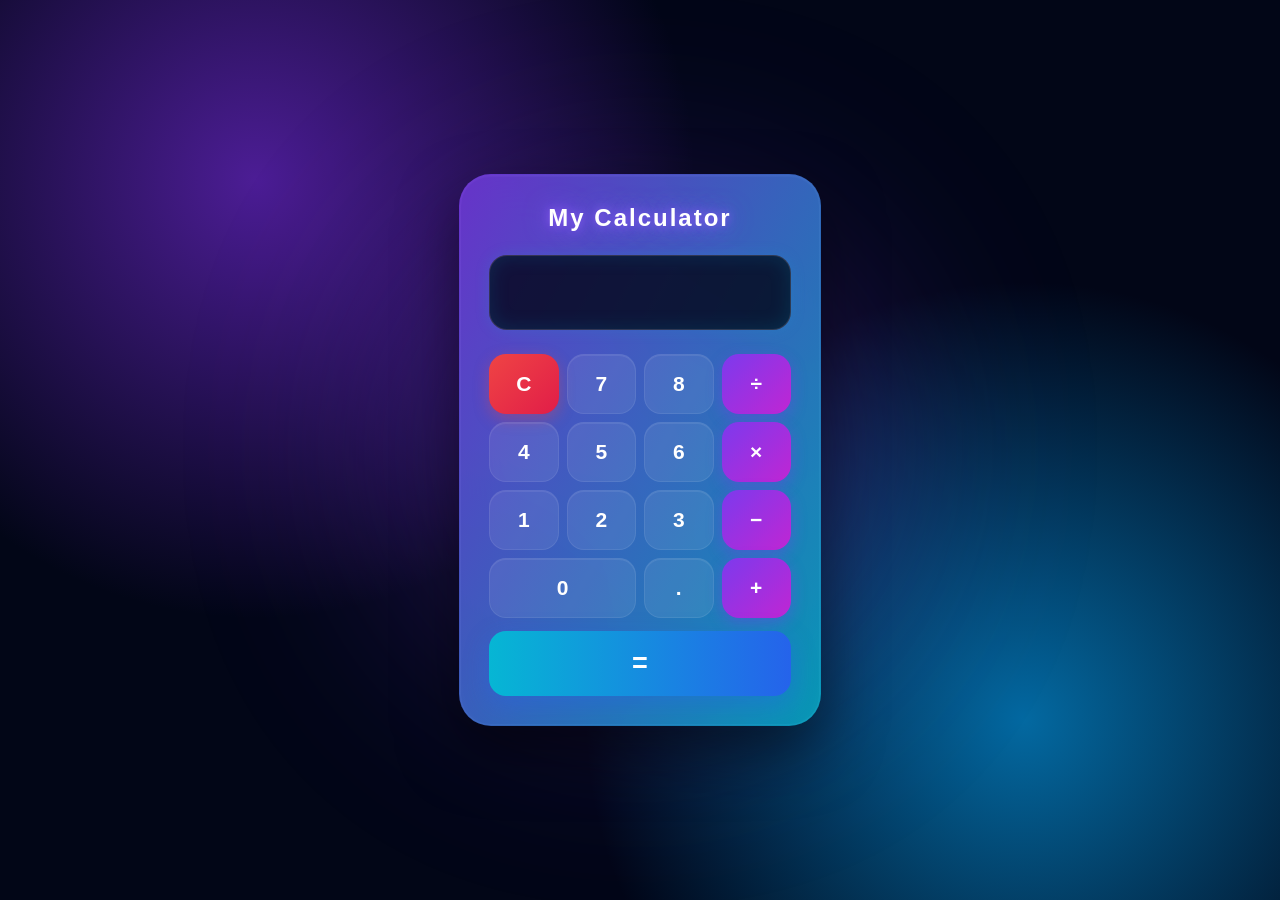
<file: Web-Development-Fundamentals/Effective-Calc-JavaScript/index.html>
<!DOCTYPE html>
<html>
<head>
    <title>Colorful Calculator</title>

    <!-- Bootstrap -->
    <link href="https://cdn.jsdelivr.net/npm/bootstrap@5.3.3/dist/css/bootstrap.min.css"
          rel="stylesheet">

    <!-- Custom CSS -->
    <link rel="stylesheet" href="style.css">
</head>

<body>

    <div class="container">

        <div class="calculator">

            <h2 class="calculator-title">My Calculator</h2>

            <!-- Display -->
            <input type="text"
                   id="display"
                   class="form-control"
                   readonly>

            <!-- Buttons -->
            <div class="row g-2 mt-3">

                <!-- Row 1 -->
                <div class="col-3">
                    <button class="btn btn-clear w-100"
                            onclick="clearDisplay()">C</button>
                </div>

                <div class="col-3">
                    <button class="btn btn-number w-100"
                            onclick="addValue('7')">7</button>
                </div>

                <div class="col-3">
                    <button class="btn btn-number w-100"
                            onclick="addValue('8')">8</button>
                </div>

                <div class="col-3">
                    <button class="btn btn-operator w-100"
                            onclick="addValue('/')">÷</button>
                </div>


                <!-- Row 2 -->
                <div class="col-3">
                    <button class="btn btn-number w-100"
                            onclick="addValue('4')">4</button>
                </div>

                <div class="col-3">
                    <button class="btn btn-number w-100"
                            onclick="addValue('5')">5</button>
                </div>

                <div class="col-3">
                    <button class="btn btn-number w-100"
                            onclick="addValue('6')">6</button>
                </div>

                <div class="col-3">
                    <button class="btn btn-operator w-100"
                            onclick="addValue('*')">×</button>
                </div>


                <!-- Row 3 -->
                <div class="col-3">
                    <button class="btn btn-number w-100"
                            onclick="addValue('1')">1</button>
                </div>

                <div class="col-3">
                    <button class="btn btn-number w-100"
                            onclick="addValue('2')">2</button>
                </div>

                <div class="col-3">
                    <button class="btn btn-number w-100"
                            onclick="addValue('3')">3</button>
                </div>

                <div class="col-3">
                    <button class="btn btn-operator w-100"
                            onclick="addValue('-')">−</button>
                </div>


                <!-- Row 4 -->
                <div class="col-6">
                    <button class="btn btn-number w-100"
                            onclick="addValue('0')">0</button>
                </div>

                <div class="col-3">
                    <button class="btn btn-number w-100"
                            onclick="addValue('.')">.</button>
                </div>

                <div class="col-3">
                    <button class="btn btn-operator w-100"
                            onclick="addValue('+')">+</button>
                </div>


                <!-- Equal -->
                <div class="col-12">
                    <button class="btn btn-equal w-100"
                            onclick="calculate()">=</button>
                </div>

            </div>

        </div>

    </div>

    <script src="script.js"></script>

</body>
</html>
</file>
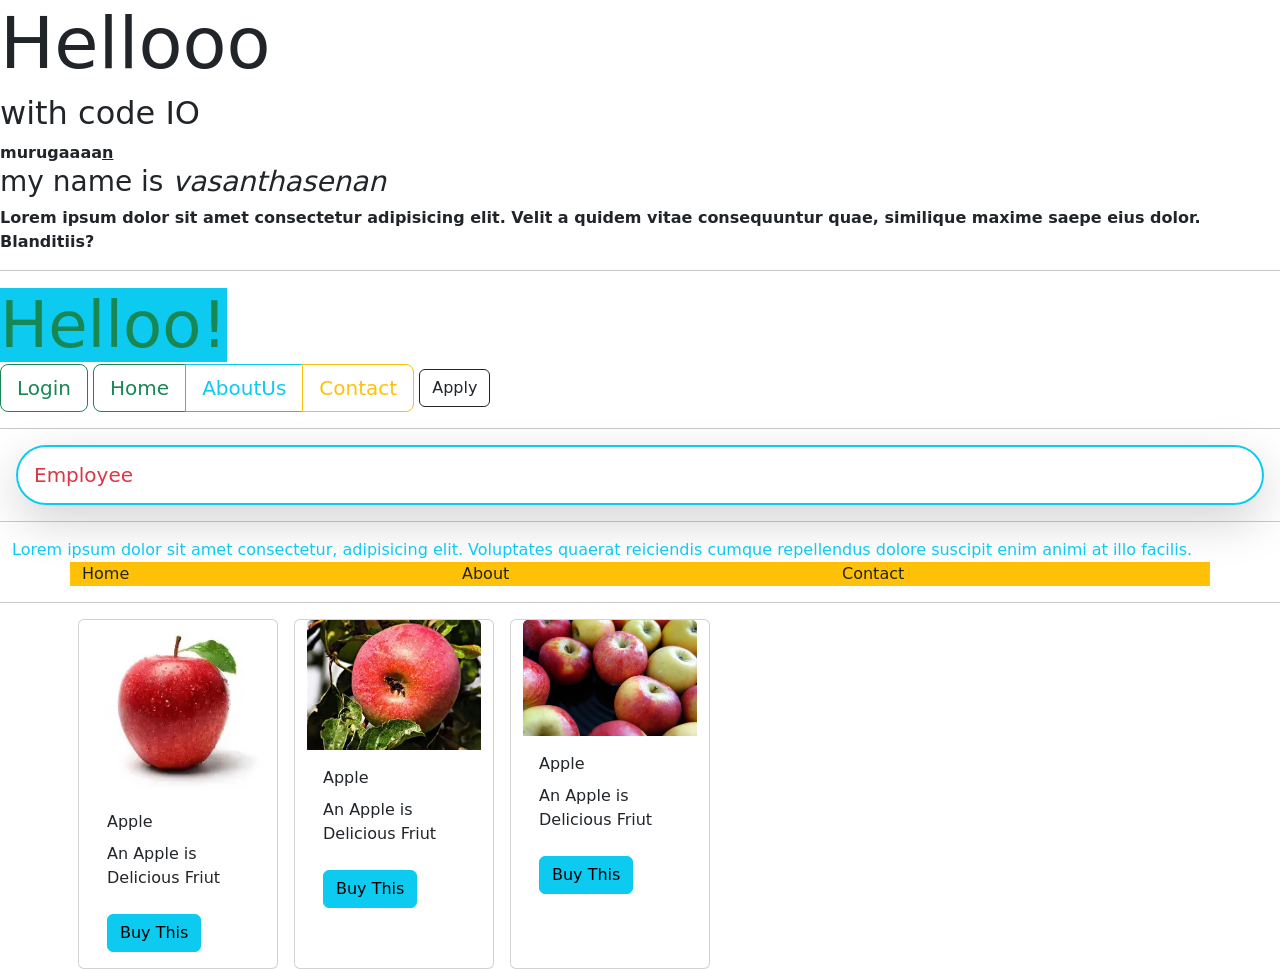
<file: Web-Development-Fundamentals/HTML-CSS-BS5/BoostrapPractice/index.html>
<html lang="en">
<head>
    <meta charset="UTF-8">
    <meta name="viewport" content="width=device-width, initial-scale=1.0">
    <title>vsn</title>
<link href="https://cdn.jsdelivr.net/npm/bootstrap@5.3.8/dist/css/bootstrap.min.css" rel="stylesheet" integrity="sha384-sRIl4kxILFvY47J16cr9ZwB07vP4J8+LH7qKQnuqkuIAvNWLzeN8tE5YBujZqJLB" crossorigin="anonymous">
</head>
<body>
<h1 class="display-2">Hellooo</h1>
    <h2> with code IO</h2>
    <span class="fw-bold">murugaaaa<u>n</u></span>
    <h3>my name is <em>vasanthasenan</em></h3>
    <p class="fw-bold">Lorem ipsum dolor sit amet consectetur adipisicing elit. Velit a quidem vitae consequuntur quae, similique maxime saepe eius dolor. Blanditiis?</p>
    <hr>
    <span class="text-Success bg-info display-3">Helloo!</span> <br>
    <button class="btn btn-lg btn-outline-success">Login</button>
    <div class="btn-group">
 <button class="btn btn-lg btn-outline-success">Home</button>
  <button class="btn btn-lg btn-outline-info">AboutUs</button>
   <button class="btn btn-lg btn-outline-warning">Contact</button>
    </div>
    <a href="#" class="btn btn-outline-dark">Apply</a>
    <hr>
<div class="prac">
        <h5 class="text-danger border border-info border-2 m-3 p-3 rounded rounded-pill shadow-lg">Employee</h5>
</div>
<hr>
<div class="container-fluid">
    <span class="text-info">Lorem ipsum dolor sit amet consectetur, adipisicing elit. Voluptates quaerat reiciendis cumque repellendus dolore suscipit enim animi at illo facilis.</span>
</div>
<div class="container">
<div class="row">
<span class="bg-warning col-md-4 col-lg-4">Home</span>
<span class="bg-warning col-md-3 col-lg-4 ">About</span>
<span class="bg-warning col-md-1 col-lg-4">Contact</h1>
</div>
</div>
<hr>
<div class="container">
    <DIV class="ROW">
<div class="card mx-2 col-4" style="width: 200px;">
    <img src="Apple.webp" class="card-img-top" alt="">
    <div class="card-body">
     <div class="Card-Title">
        Apple
     </div>
     <div class="card-text">
        An Apple is Delicious Friut
     </div>
     <br>
     <button class="btn btn-info">Buy This</button>
    </div>
</div>
<div class="card mx-2 col-4" style="width: 200px;">
    <img src="OIP (2).webp" class="card-img-top" alt="">
    <div class="card-body">
     <div class="Card-Title">
        Apple
     </div>
     <div class="card-text">
        An Apple is Delicious Friut
     </div>
     <br>
     <button class="btn btn-info">Buy This</button>
    </div>
</div>
<div class="card mx-2 col-4" style="width: 200px;">
    <img src="apple-3284655_1280.jpg" class="card-img-top" alt="">
    <div class="card-body">
     <div class="Card-Title">
        Apple
     </div>
     <div class="card-text">
        An Apple is Delicious Friut
     </div>
     <br>
     <button class="btn btn-info">Buy This</button>
    </div>
</div>


    </DIV>
</div>
</body>
<script src="https://cdn.jsdelivr.net/npm/bootstrap@5.3.8/dist/js/bootstrap.bundle.min.js" integrity="sha384-FKyoEForCGlyvwx9Hj09JcYn3nv7wiPVlz7YYwJrWVcXK/BmnVDxM+D2scQbITxI" crossorigin="anonymous"></script>
</html>
</file>
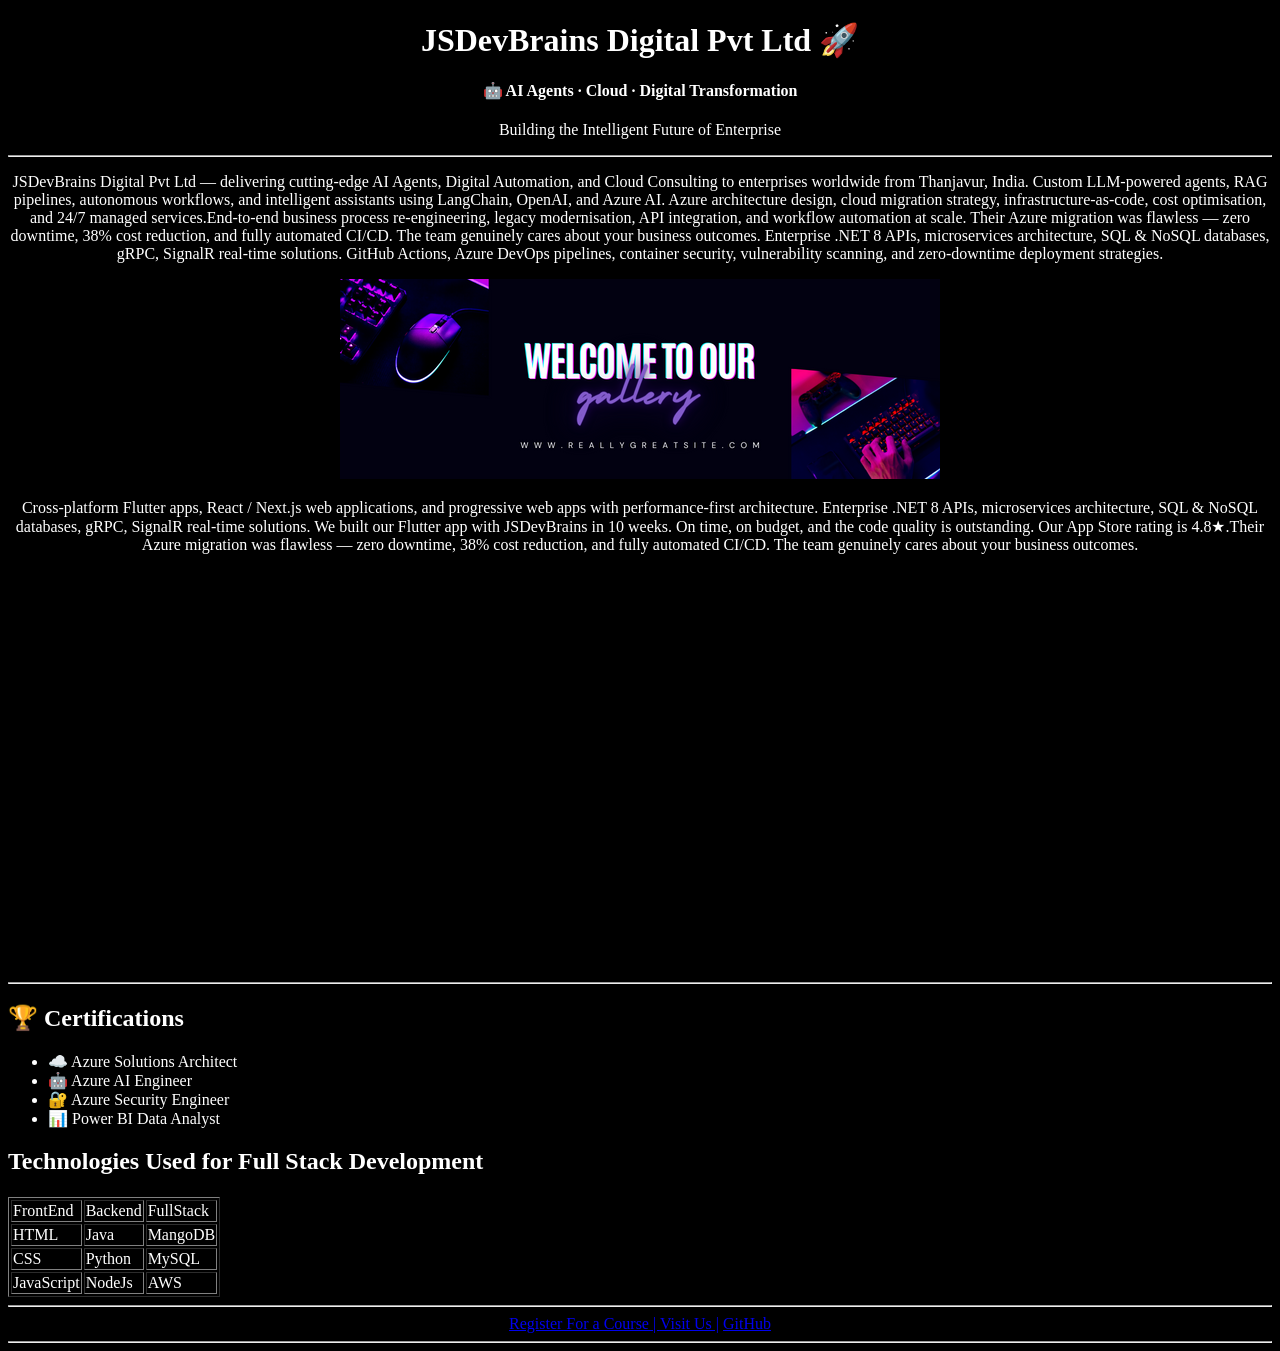
<file: Web-Development-Fundamentals/HTML-CSS-BS5/event-invitation/index.html>
<!DOCTYPE html>
<html>

<head>
    <title>Jsquare</title>
    <link rel="icon" href="HTIMG.jpg">
</head>

<body bgcolor="black" style="color:white">
    <center>
         <h1> JSDevBrains Digital Pvt Ltd 🚀 </h1>
         <h4>🤖 AI Agents · Cloud · Digital Transformation</h4>
         <p>Building the Intelligent Future of Enterprise</p>
         <hr>
         <p>JSDevBrains Digital Pvt Ltd — delivering cutting-edge AI Agents, Digital Automation, and Cloud Consulting to enterprises worldwide from Thanjavur, India. Custom LLM-powered agents, RAG pipelines, autonomous workflows, and intelligent assistants using LangChain, OpenAI, and Azure AI. Azure architecture design, cloud migration strategy, infrastructure-as-code, cost optimisation, and 24/7 managed services.End-to-end business process re-engineering, legacy modernisation, API integration, and workflow automation at scale. Their Azure migration was flawless — zero downtime, 38% cost reduction, and fully automated CI/CD. The team genuinely cares about your business outcomes.
            Enterprise .NET 8 APIs, microservices architecture, SQL & NoSQL databases, gRPC, SignalR real-time solutions.
            GitHub Actions, Azure DevOps pipelines, container security, vulnerability scanning, and zero-downtime deployment strategies.
         </p>
         <img src="event1.png">
         <p>
            Cross-platform Flutter apps, React / Next.js web applications, and progressive web apps with performance-first architecture.
            Enterprise .NET 8 APIs, microservices architecture, SQL & NoSQL databases, gRPC, SignalR real-time solutions.
            We built our Flutter app with JSDevBrains in 10 weeks. On time, on budget, and the code quality is outstanding. Our App Store rating is 4.8★.Their Azure migration was flawless — zero downtime, 38% cost reduction, and fully automated CI/CD. The team genuinely cares about your business outcomes.
         </p>
         <iframe width="660" height="400" src="https://www.youtube.com/embed/nu_pCVPKzTk?si=TaLWX-et_-35OSHU" title="YouTube video player" frameborder="0" allow="accelerometer; autoplay; clipboard-write; encrypted-media; gyroscope; picture-in-picture; web-share" referrerpolicy="strict-origin-when-cross-origin" allowfullscreen></iframe>
    <hr>
    </center>
     <h2>🏆 Certifications</h2>
     <ul>
        <li>☁️ Azure Solutions Architect</li>
        <li>🤖 Azure AI Engineer</li>
        <li>🔐 Azure Security Engineer</li>
        <li>📊 Power BI Data Analyst</li>
     </ul>
     <h2>Technologies Used for Full Stack Development</h2>
     <table border="1">
        <tr>
         <h5> <td>FrontEnd</td>  </h5>     <h5><td>Backend</td> </h5>    <h5><td>FullStack</td> </h5> 
        </tr>
        <tr>
            <td>HTML</td>        <td>Java</td>        <td>MangoDB</td>
        </tr>
        <tr>
            <td>CSS</td>        <td>Python</td>        <td>MySQL</td>
        </tr>
       <tr>
            <td>JavaScript</td>        <td>NodeJs</td>        <td>AWS</td>
        </tr>
     </table>
     <hr>
     <Center>
        <a href="Register.html" >Register For a Course | </a> <a href="https://www.jsdevbrains.com/">Visit Us |</a> <a href="https://github.com/vasanthasenan3">GitHub</a>
     </Center>
     <hr>
</body>

</html>
</file>
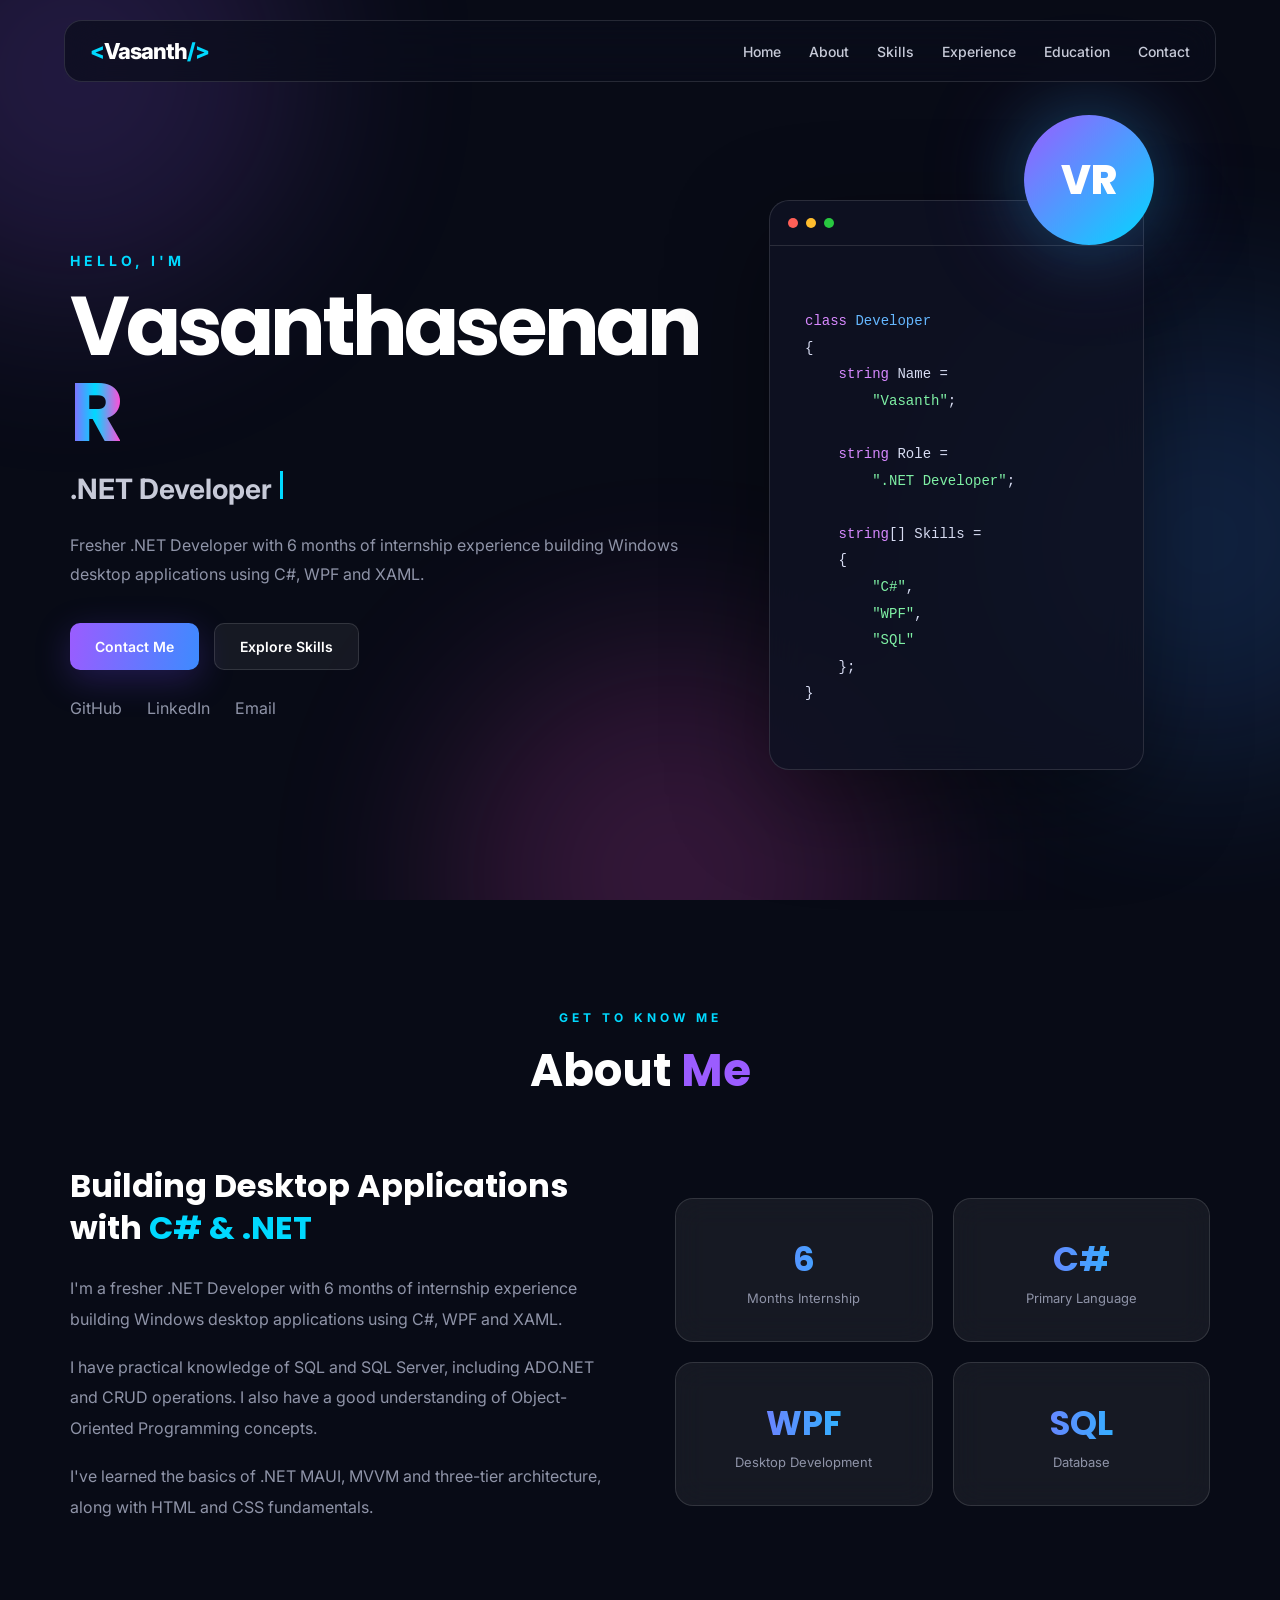
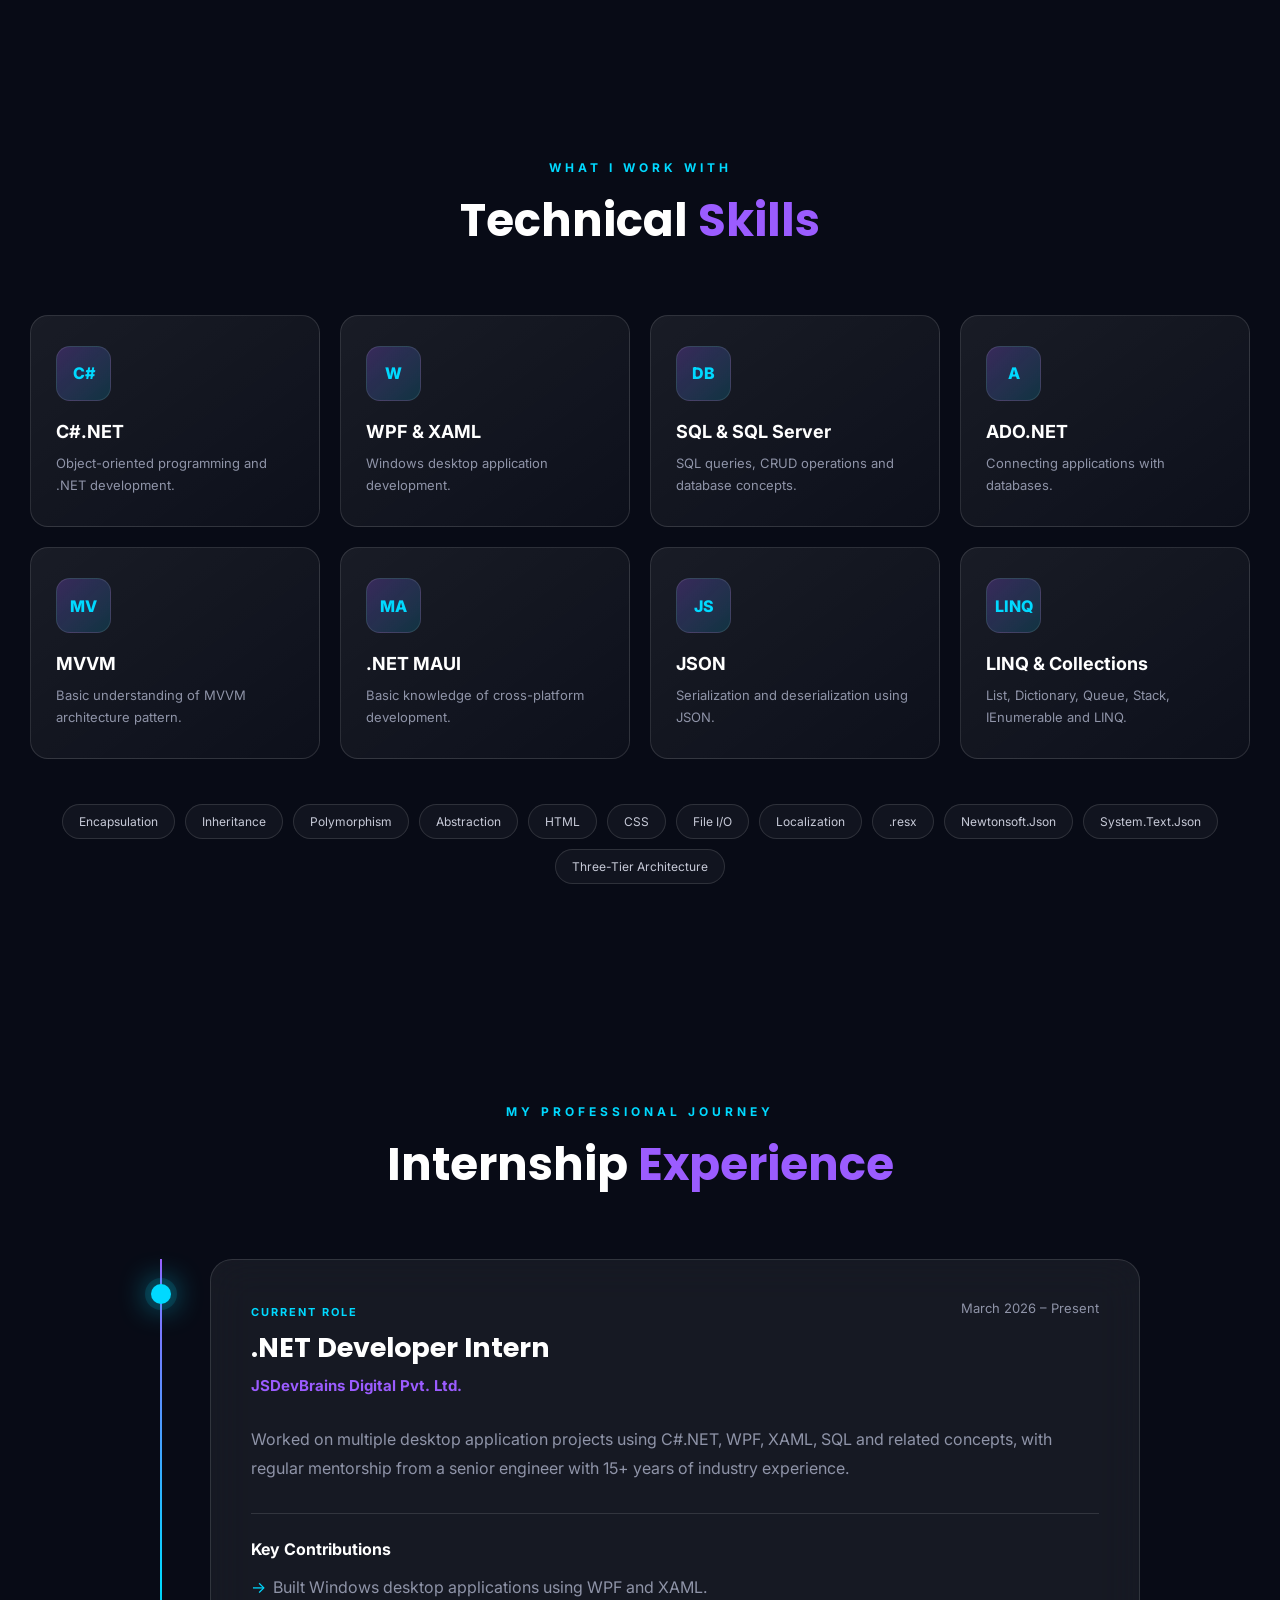
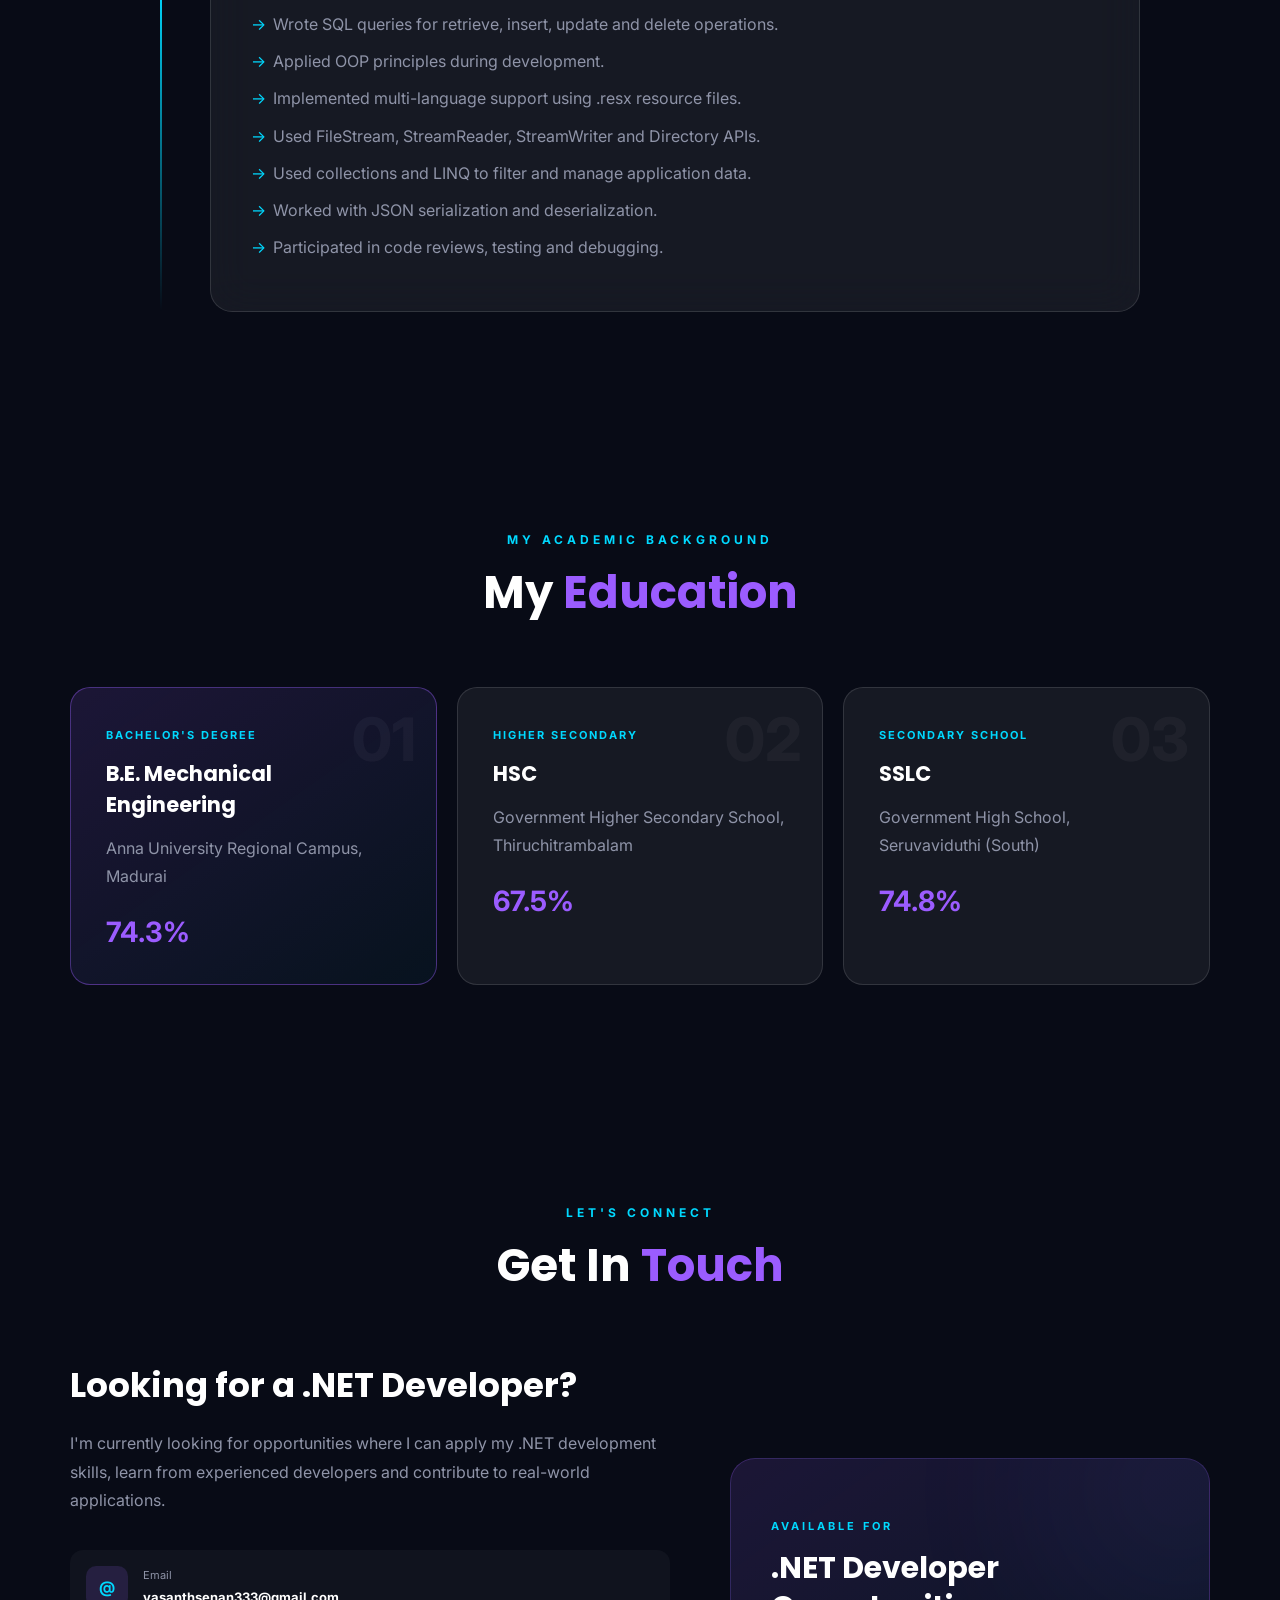
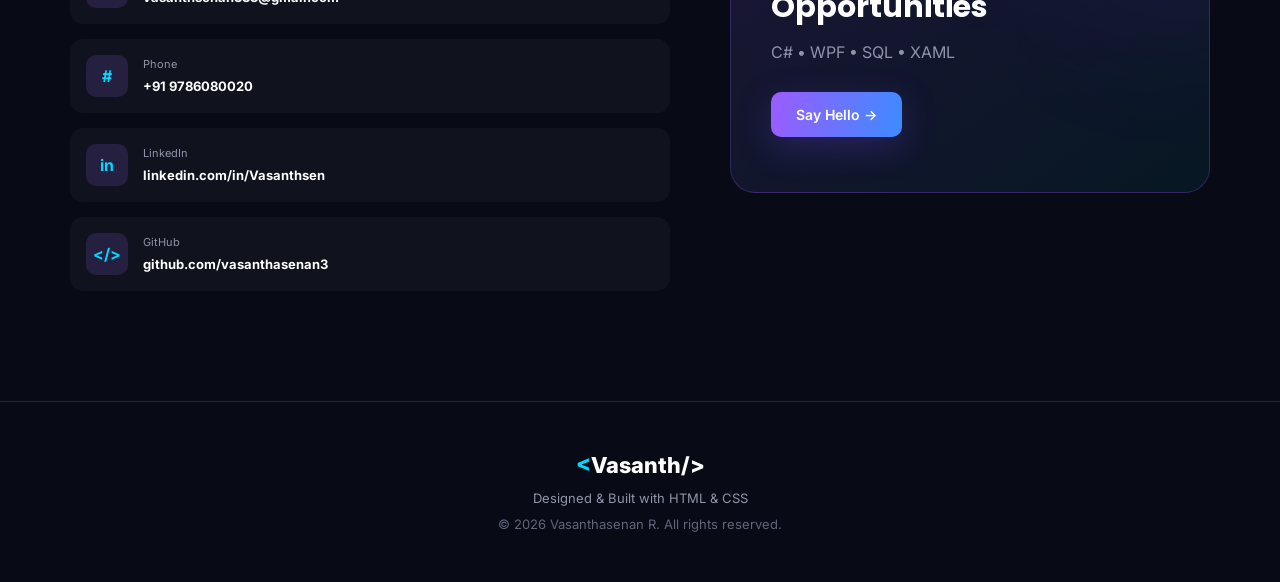
<file: Web-Development-Fundamentals/HTML-CSS-BS5/MyPortfolio/index.html>
<!DOCTYPE html>
<html lang="en">
<head>
    <meta charset="UTF-8">
    <meta name="viewport" content="width=device-width, initial-scale=1.0">

    <title>Vasanthasenan R | .NET Developer</title>

    <link rel="stylesheet" href="style.css">

    <!-- Google Font -->
    <link rel="preconnect" href="https://fonts.googleapis.com">
    <link rel="preconnect" href="https://fonts.gstatic.com" crossorigin>
    <link href="https://fonts.googleapis.com/css2?family=Inter:wght@400;500;600;700;800&family=Poppins:wght@400;500;600;700;800&display=swap" rel="stylesheet">
</head>

<body>

    <!-- Background Effects -->
    <div class="background">
        <span class="blob blob-one"></span>
        <span class="blob blob-two"></span>
        <span class="blob blob-three"></span>
    </div>


    <!-- ================= NAVBAR ================= -->

    <header class="navbar">

        <div class="logo">
            <span>&lt;</span>Vasanth<span>/&gt;</span>
        </div>

        <nav>
            <a href="#home">Home</a>
            <a href="#about">About</a>
            <a href="#skills">Skills</a>
            <a href="#experience">Experience</a>
            <a href="#education">Education</a>
            <a href="#contact">Contact</a>
        </nav>

    </header>


    <!-- ================= HERO ================= -->

    <section class="hero" id="home">

        <div class="hero-content">

            <p class="hello">
                HELLO, I'M
            </p>

            <h1>
                Vasanthasenan <span>R</span>
            </h1>

            <h2>
                <span class="typing">.NET Developer</span>
            </h2>

            <p class="hero-description">
                Fresher .NET Developer with 6 months of internship experience
                building Windows desktop applications using C#, WPF and XAML.
            </p>

            <div class="hero-buttons">

                <a href="#contact" class="btn primary-btn">
                    Contact Me
                </a>

                <a href="#skills" class="btn secondary-btn">
                    Explore Skills
                </a>

            </div>

            <div class="social-links">

                <a href="https://github.com/vasanthasenan3"
                   target="_blank">
                    GitHub
                </a>

                <a href="https://linkedin.com/in/Vasanthsen"
                   target="_blank">
                    LinkedIn
                </a>

                <a href="mailto:vasanthsenan333@gmail.com">
                    Email
                </a>

            </div>

        </div>


        <div class="hero-card">

            <div class="profile-circle">
                VR
            </div>

            <div class="code-card">

                <div class="code-top">
                    <span></span>
                    <span></span>
                    <span></span>
                </div>

                <pre><code>
<span class="purple">class</span> <span class="blue">Developer</span>
{
    <span class="purple">string</span> Name = 
        <span class="green">"Vasanth"</span>;

    <span class="purple">string</span> Role =
        <span class="green">".NET Developer"</span>;

    <span class="purple">string</span>[] Skills =
    {
        <span class="green">"C#"</span>,
        <span class="green">"WPF"</span>,
        <span class="green">"SQL"</span>
    };
}
                </code></pre>

            </div>

        </div>

    </section>


    <!-- ================= ABOUT ================= -->

    <section class="section" id="about">

        <div class="section-title">
            <p>GET TO KNOW ME</p>
            <h2>About <span>Me</span></h2>
        </div>

        <div class="about-container">

            <div class="about-text">

                <h3>
                    Building Desktop Applications with
                    <span>C# & .NET</span>
                </h3>

                <p>
                    I'm a fresher .NET Developer with 6 months of internship
                    experience building Windows desktop applications using
                    C#, WPF and XAML.
                </p>

                <p>
                    I have practical knowledge of SQL and SQL Server,
                    including ADO.NET and CRUD operations. I also have a good
                    understanding of Object-Oriented Programming concepts.
                </p>

                <p>
                    I've learned the basics of .NET MAUI, MVVM and
                    three-tier architecture, along with HTML and CSS
                    fundamentals.
                </p>

            </div>


            <div class="about-stats">

                <div class="stat-card">
                    <h3>6</h3>
                    <p>Months Internship</p>
                </div>

                <div class="stat-card">
                    <h3>C#</h3>
                    <p>Primary Language</p>
                </div>

                <div class="stat-card">
                    <h3>WPF</h3>
                    <p>Desktop Development</p>
                </div>

                <div class="stat-card">
                    <h3>SQL</h3>
                    <p>Database</p>
                </div>

            </div>

        </div>

    </section>


    <!-- ================= SKILLS ================= -->

    <section class="section skills-section" id="skills">

        <div class="section-title">
            <p>WHAT I WORK WITH</p>
            <h2>Technical <span>Skills</span></h2>
        </div>


        <div class="skills-grid">


            <div class="skill-card">

                <div class="skill-icon">
                    C#
                </div>

                <h3>C#.NET</h3>

                <p>
                    Object-oriented programming and .NET development.
                </p>

            </div>


            <div class="skill-card">

                <div class="skill-icon">
                    W
                </div>

                <h3>WPF & XAML</h3>

                <p>
                    Windows desktop application development.
                </p>

            </div>


            <div class="skill-card">

                <div class="skill-icon">
                    DB
                </div>

                <h3>SQL & SQL Server</h3>

                <p>
                    SQL queries, CRUD operations and database concepts.
                </p>

            </div>


            <div class="skill-card">

                <div class="skill-icon">
                    A
                </div>

                <h3>ADO.NET</h3>

                <p>
                    Connecting applications with databases.
                </p>

            </div>


            <div class="skill-card">

                <div class="skill-icon">
                    MV
                </div>

                <h3>MVVM</h3>

                <p>
                    Basic understanding of MVVM architecture pattern.
                </p>

            </div>


            <div class="skill-card">

                <div class="skill-icon">
                    MA
                </div>

                <h3>.NET MAUI</h3>

                <p>
                    Basic knowledge of cross-platform development.
                </p>

            </div>


            <div class="skill-card">

                <div class="skill-icon">
                    JS
                </div>

                <h3>JSON</h3>

                <p>
                    Serialization and deserialization using JSON.
                </p>

            </div>


            <div class="skill-card">

                <div class="skill-icon">
                    LINQ
                </div>

                <h3>LINQ & Collections</h3>

                <p>
                    List, Dictionary, Queue, Stack, IEnumerable and LINQ.
                </p>

            </div>


        </div>


        <!-- Skill Tags -->

        <div class="skill-tags">

            <span>Encapsulation</span>
            <span>Inheritance</span>
            <span>Polymorphism</span>
            <span>Abstraction</span>
            <span>HTML</span>
            <span>CSS</span>
            <span>File I/O</span>
            <span>Localization</span>
            <span>.resx</span>
            <span>Newtonsoft.Json</span>
            <span>System.Text.Json</span>
            <span>Three-Tier Architecture</span>

        </div>

    </section>


    <!-- ================= EXPERIENCE ================= -->

    <section class="section" id="experience">

        <div class="section-title">
            <p>MY PROFESSIONAL JOURNEY</p>
            <h2>Internship <span>Experience</span></h2>
        </div>


        <div class="timeline">

            <div class="timeline-line"></div>


            <div class="timeline-item">

                <div class="timeline-dot"></div>

                <div class="experience-card">

                    <div class="experience-header">

                        <div>
                            <span class="experience-label">
                                CURRENT ROLE
                            </span>

                            <h3>.NET Developer Intern</h3>

                            <h4>
                                JSDevBrains Digital Pvt. Ltd.
                            </h4>
                        </div>

                        <span class="date">
                            March 2026 – Present
                        </span>

                    </div>


                    <p class="experience-intro">
                        Worked on multiple desktop application projects
                        using C#.NET, WPF, XAML, SQL and related concepts,
                        with regular mentorship from a senior engineer
                        with 15+ years of industry experience.
                    </p>


                    <div class="contributions">

                        <h4>Key Contributions</h4>

                        <ul>

                            <li>
                                Built Windows desktop applications using
                                WPF and XAML.
                            </li>

                            <li>
                                Wrote SQL queries for retrieve, insert,
                                update and delete operations.
                            </li>

                            <li>
                                Applied OOP principles during development.
                            </li>

                            <li>
                                Implemented multi-language support using
                                .resx resource files.
                            </li>

                            <li>
                                Used FileStream, StreamReader,
                                StreamWriter and Directory APIs.
                            </li>

                            <li>
                                Used collections and LINQ to filter and
                                manage application data.
                            </li>

                            <li>
                                Worked with JSON serialization and
                                deserialization.
                            </li>

                            <li>
                                Participated in code reviews, testing and
                                debugging.
                            </li>

                        </ul>

                    </div>

                </div>

            </div>

        </div>

    </section>


    <!-- ================= EDUCATION ================= -->

    <section class="section education-section" id="education">

        <div class="section-title">

            <p>MY ACADEMIC BACKGROUND</p>

            <h2>My <span>Education</span></h2>

        </div>


        <div class="education-grid">


            <div class="education-card featured">

                <div class="education-number">
                    01
                </div>

                <span class="education-level">
                    BACHELOR'S DEGREE
                </span>

                <h3>
                    B.E. Mechanical Engineering
                </h3>

                <p>
                    Anna University Regional Campus, Madurai
                </p>

                <strong>
                    74.3%
                </strong>

            </div>


            <div class="education-card">

                <div class="education-number">
                    02
                </div>

                <span class="education-level">
                    HIGHER SECONDARY
                </span>

                <h3>
                    HSC
                </h3>

                <p>
                    Government Higher Secondary School,
                    Thiruchitrambalam
                </p>

                <strong>
                    67.5%
                </strong>

            </div>


            <div class="education-card">

                <div class="education-number">
                    03
                </div>

                <span class="education-level">
                    SECONDARY SCHOOL
                </span>

                <h3>
                    SSLC
                </h3>

                <p>
                    Government High School,
                    Seruvaviduthi (South)
                </p>

                <strong>
                    74.8%
                </strong>

            </div>


        </div>

    </section>


    <!-- ================= CONTACT ================= -->

    <section class="section contact-section" id="contact">

        <div class="section-title">

            <p>LET'S CONNECT</p>

            <h2>Get In <span>Touch</span></h2>

        </div>


        <div class="contact-container">


            <div class="contact-content">

                <h3>
                    Looking for a .NET Developer?
                </h3>

                <p>
                    I'm currently looking for opportunities where I can
                    apply my .NET development skills, learn from experienced
                    developers and contribute to real-world applications.
                </p>


                <div class="contact-info">

                    <a href="mailto:vasanthsenan333@gmail.com">

                        <div class="contact-icon">
                            @
                        </div>

                        <div>
                            <small>Email</small>
                            <strong>
                                vasanthsenan333@gmail.com
                            </strong>
                        </div>

                    </a>


                    <a href="tel:+919786080020">

                        <div class="contact-icon">
                            #
                        </div>

                        <div>
                            <small>Phone</small>
                            <strong>
                                +91 9786080020
                            </strong>
                        </div>

                    </a>


                    <a href="https://linkedin.com/in/Vasanthsen"
                       target="_blank">

                        <div class="contact-icon">
                            in
                        </div>

                        <div>
                            <small>LinkedIn</small>
                            <strong>
                                linkedin.com/in/Vasanthsen
                            </strong>
                        </div>

                    </a>


                    <a href="https://github.com/vasanthasenan3"
                       target="_blank">

                        <div class="contact-icon">
                            &lt;/&gt;
                        </div>

                        <div>
                            <small>GitHub</small>
                            <strong>
                                github.com/vasanthasenan3
                            </strong>
                        </div>

                    </a>

                </div>

            </div>


            <div class="contact-box">

                <div class="contact-glow"></div>

                <span>AVAILABLE FOR</span>

                <h3>
                    .NET Developer
                    <br>
                    Opportunities
                </h3>

                <p>
                    C# • WPF • SQL • XAML
                </p>

                <a href="mailto:vasanthsenan333@gmail.com"
                   class="btn primary-btn">
                    Say Hello →
                </a>

            </div>


        </div>

    </section>


    <!-- ================= FOOTER ================= -->

    <footer>

        <div class="footer-logo">
            &lt;Vasanth/&gt;
        </div>

        <p>
            Designed & Built with HTML & CSS
        </p>

        <p class="copyright">
            © 2026 Vasanthasenan R. All rights reserved.
        </p>

    </footer>


</body>
</html>
</file>
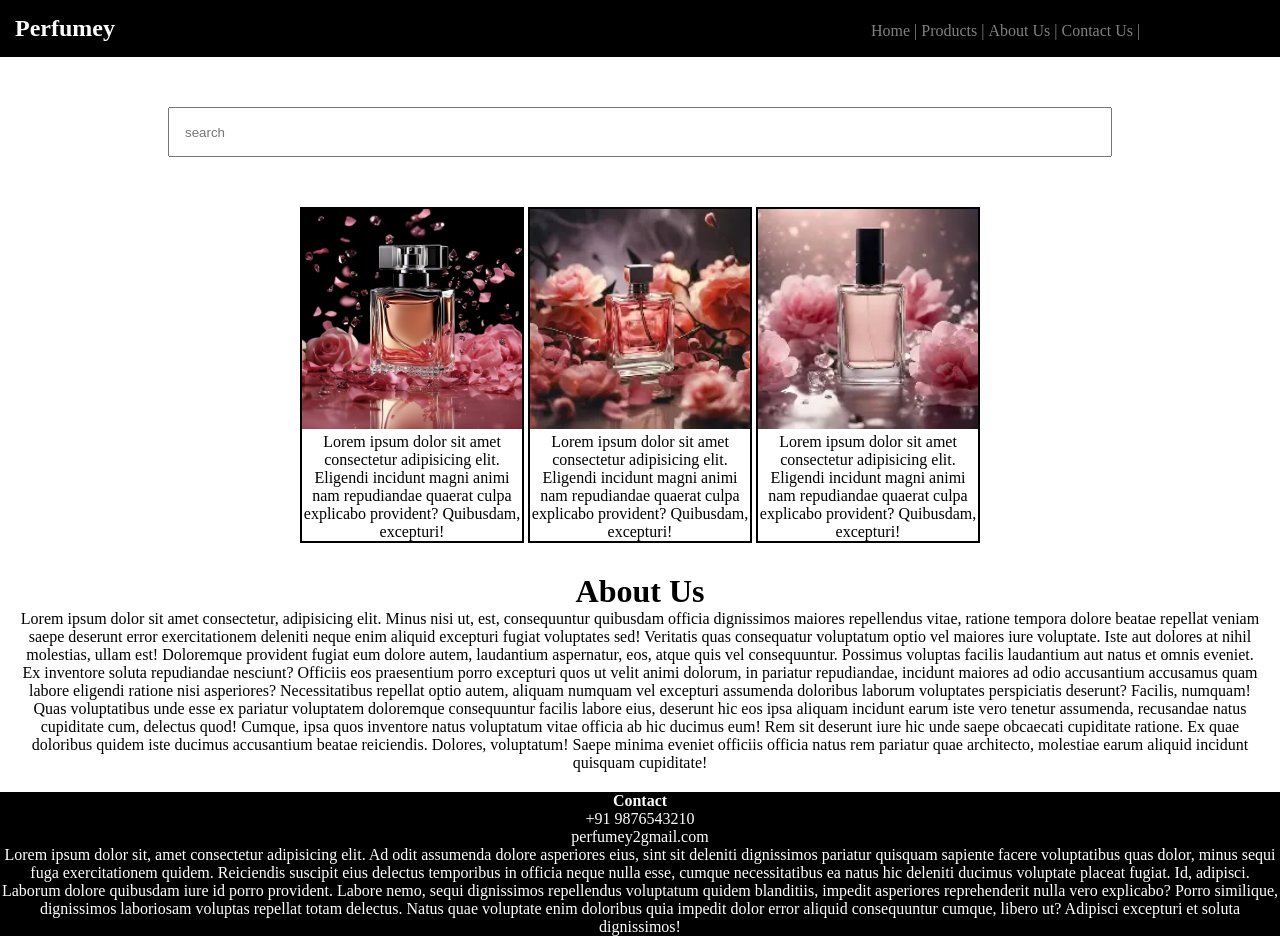
<file: Web-Development-Fundamentals/HTML-CSS-BS5/perfume-design/index.html>
<!DOCTYPE html>
<html>

<head>
    <title>Perfume</title>
    <link rel="stylesheet" href="style.css">
</head>

<body>
    <div class="Header" >
     <nav>
     <h1>Perfumey </h1>
    <ul>
        <li>Home |</li>
        <li>Products |</li>
        <li>About Us |</li>
        <li>Contact Us |</li>
    </ul>
    </nav>
    </div>

    <div class="searchbar">
     <input type="search" placeholder="search"></input>
    </div>

    <div class="Products">
        <div class="box">
        <img src="perfume-8032808_1280.jpg">
        <p>Lorem ipsum dolor sit amet consectetur adipisicing elit. Eligendi incidunt magni animi nam repudiandae quaerat culpa explicabo provident? Quibusdam, excepturi!</p>
        </div>
        <div class="box">
        <img src="OIP (1).webp" width="100px" class="img2">
        <p>Lorem ipsum dolor sit amet consectetur adipisicing elit. Eligendi incidunt magni animi nam repudiandae quaerat culpa explicabo provident? Quibusdam, excepturi!</p>
        </div>
        <div class="box">
        <img src="OIP.webp" class="img3">
        <p>Lorem ipsum dolor sit amet consectetur adipisicing elit. Eligendi incidunt magni animi nam repudiandae quaerat culpa explicabo provident? Quibusdam, excepturi!</p>
        </div>
    </div>
<div class="about">
    <h1 style="text-align: center;">About Us</h1>
    <p>Lorem ipsum dolor sit amet consectetur, adipisicing elit. Minus nisi ut, est, consequuntur quibusdam officia dignissimos maiores repellendus vitae, ratione tempora dolore beatae repellat veniam saepe deserunt error exercitationem deleniti neque enim aliquid excepturi fugiat voluptates sed! Veritatis quas consequatur voluptatum optio vel maiores iure voluptate. Iste aut dolores at nihil molestias, ullam est! Doloremque provident fugiat eum dolore autem, laudantium aspernatur, eos, atque quis vel consequuntur. Possimus voluptas facilis laudantium aut natus et omnis eveniet. Ex inventore soluta repudiandae nesciunt? Officiis eos praesentium porro excepturi quos ut velit animi dolorum, in pariatur repudiandae, incidunt maiores ad odio accusantium accusamus quam labore eligendi ratione nisi asperiores? Necessitatibus repellat optio autem, aliquam numquam vel excepturi assumenda doloribus laborum voluptates perspiciatis deserunt? Facilis, numquam! Quas voluptatibus unde esse ex pariatur voluptatem doloremque consequuntur facilis labore eius, deserunt hic eos ipsa aliquam incidunt earum iste vero tenetur assumenda, recusandae natus cupiditate cum, delectus quod! Cumque, ipsa quos inventore natus voluptatum vitae officia ab hic ducimus eum! Rem sit deserunt iure hic unde saepe obcaecati cupiditate ratione. Ex quae doloribus quidem iste ducimus accusantium beatae reiciendis. Dolores, voluptatum! Saepe minima eveniet officiis officia natus rem pariatur quae architecto, molestiae earum aliquid incidunt quisquam cupiditate!</p>
</div>
    
    <div class="Contact">
        <h4>Contact</h4>
          <p> +91 9876543210</p>
           <p>perfumey2gmail.com</p>
           <p>Lorem ipsum dolor sit, amet consectetur adipisicing elit. Ad odit assumenda dolore asperiores eius, sint sit deleniti dignissimos pariatur quisquam sapiente facere voluptatibus quas dolor, minus sequi fuga exercitationem quidem. Reiciendis suscipit eius delectus temporibus in officia neque nulla esse, cumque necessitatibus ea natus hic deleniti ducimus voluptate placeat fugiat. Id, adipisci. Laborum dolore quibusdam iure id porro provident. Labore nemo, sequi dignissimos repellendus voluptatum quidem blanditiis, impedit asperiores reprehenderit nulla vero explicabo? Porro similique, dignissimos laboriosam voluptas repellat totam delectus. Natus quae voluptate enim doloribus quia impedit dolor error aliquid consequuntur cumque, libero ut? Adipisci excepturi et soluta dignissimos!</p>

    </div>
</body>

</html>
</file>
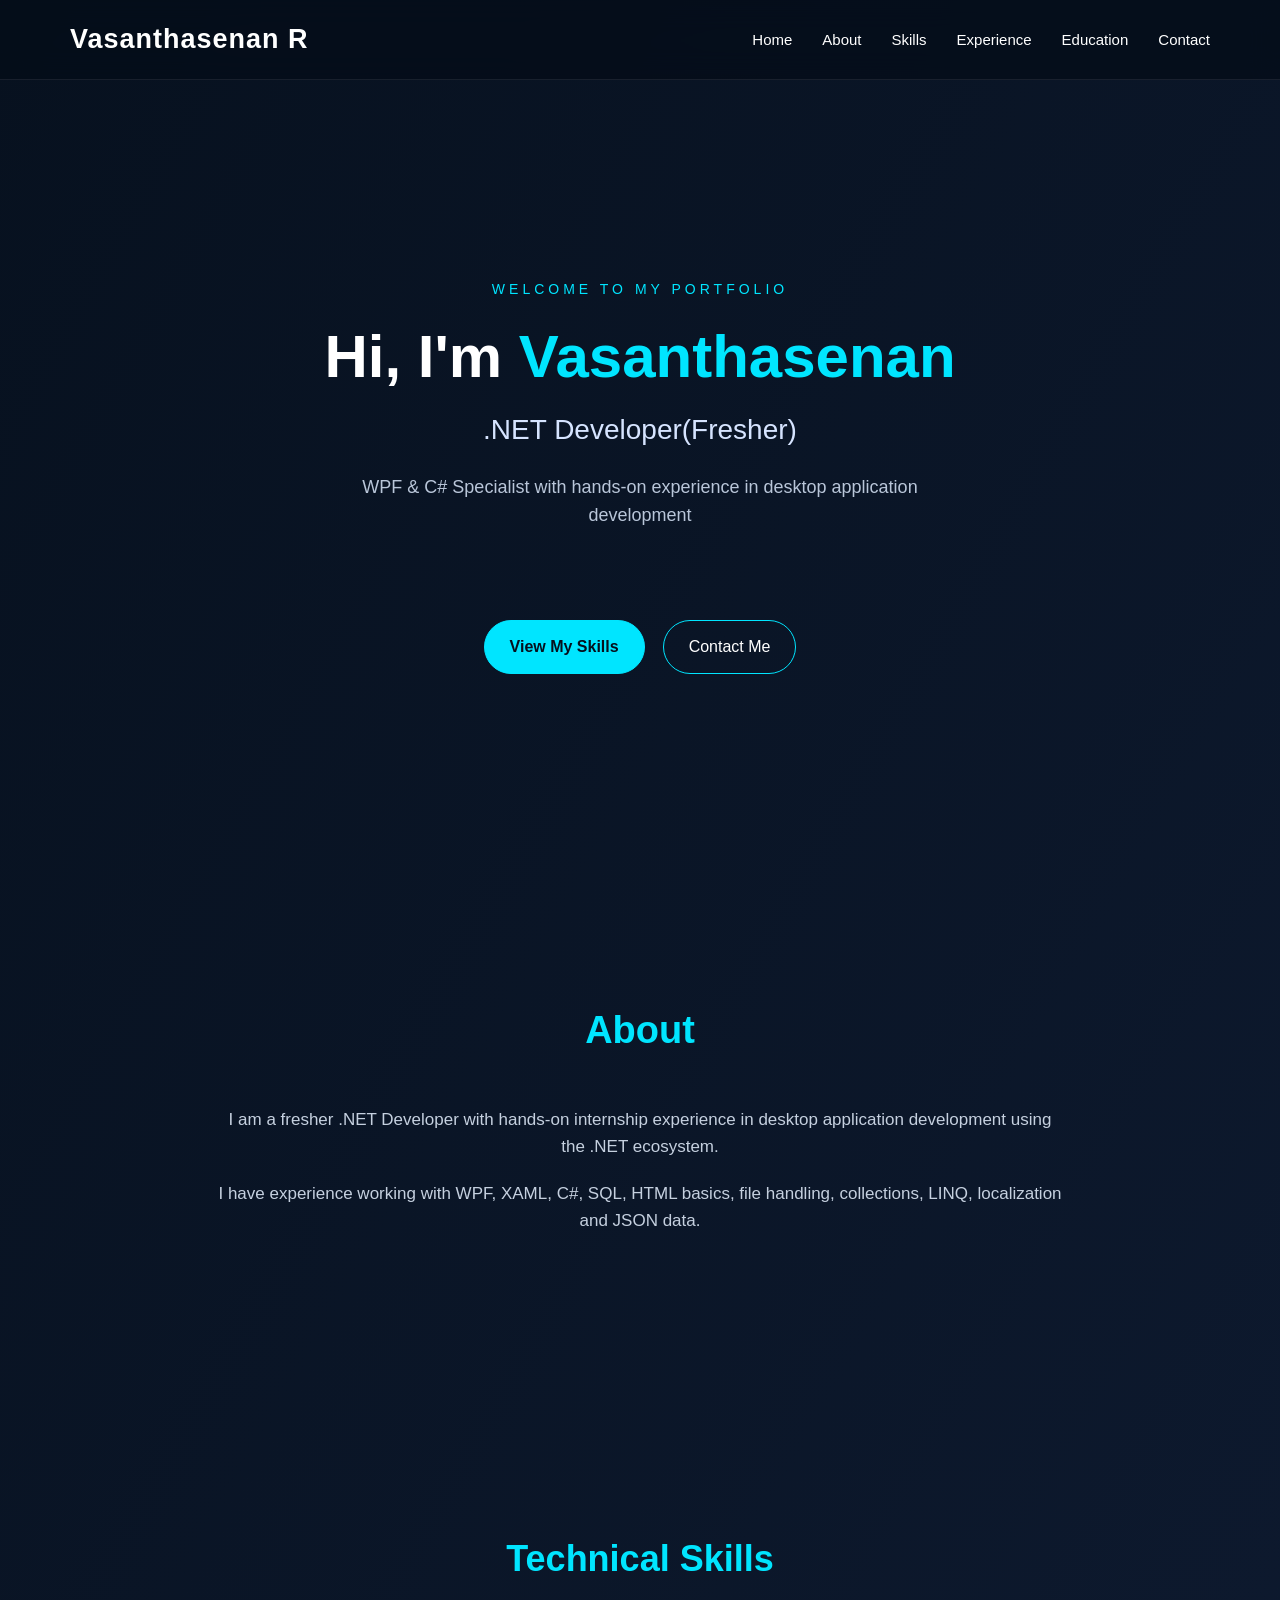
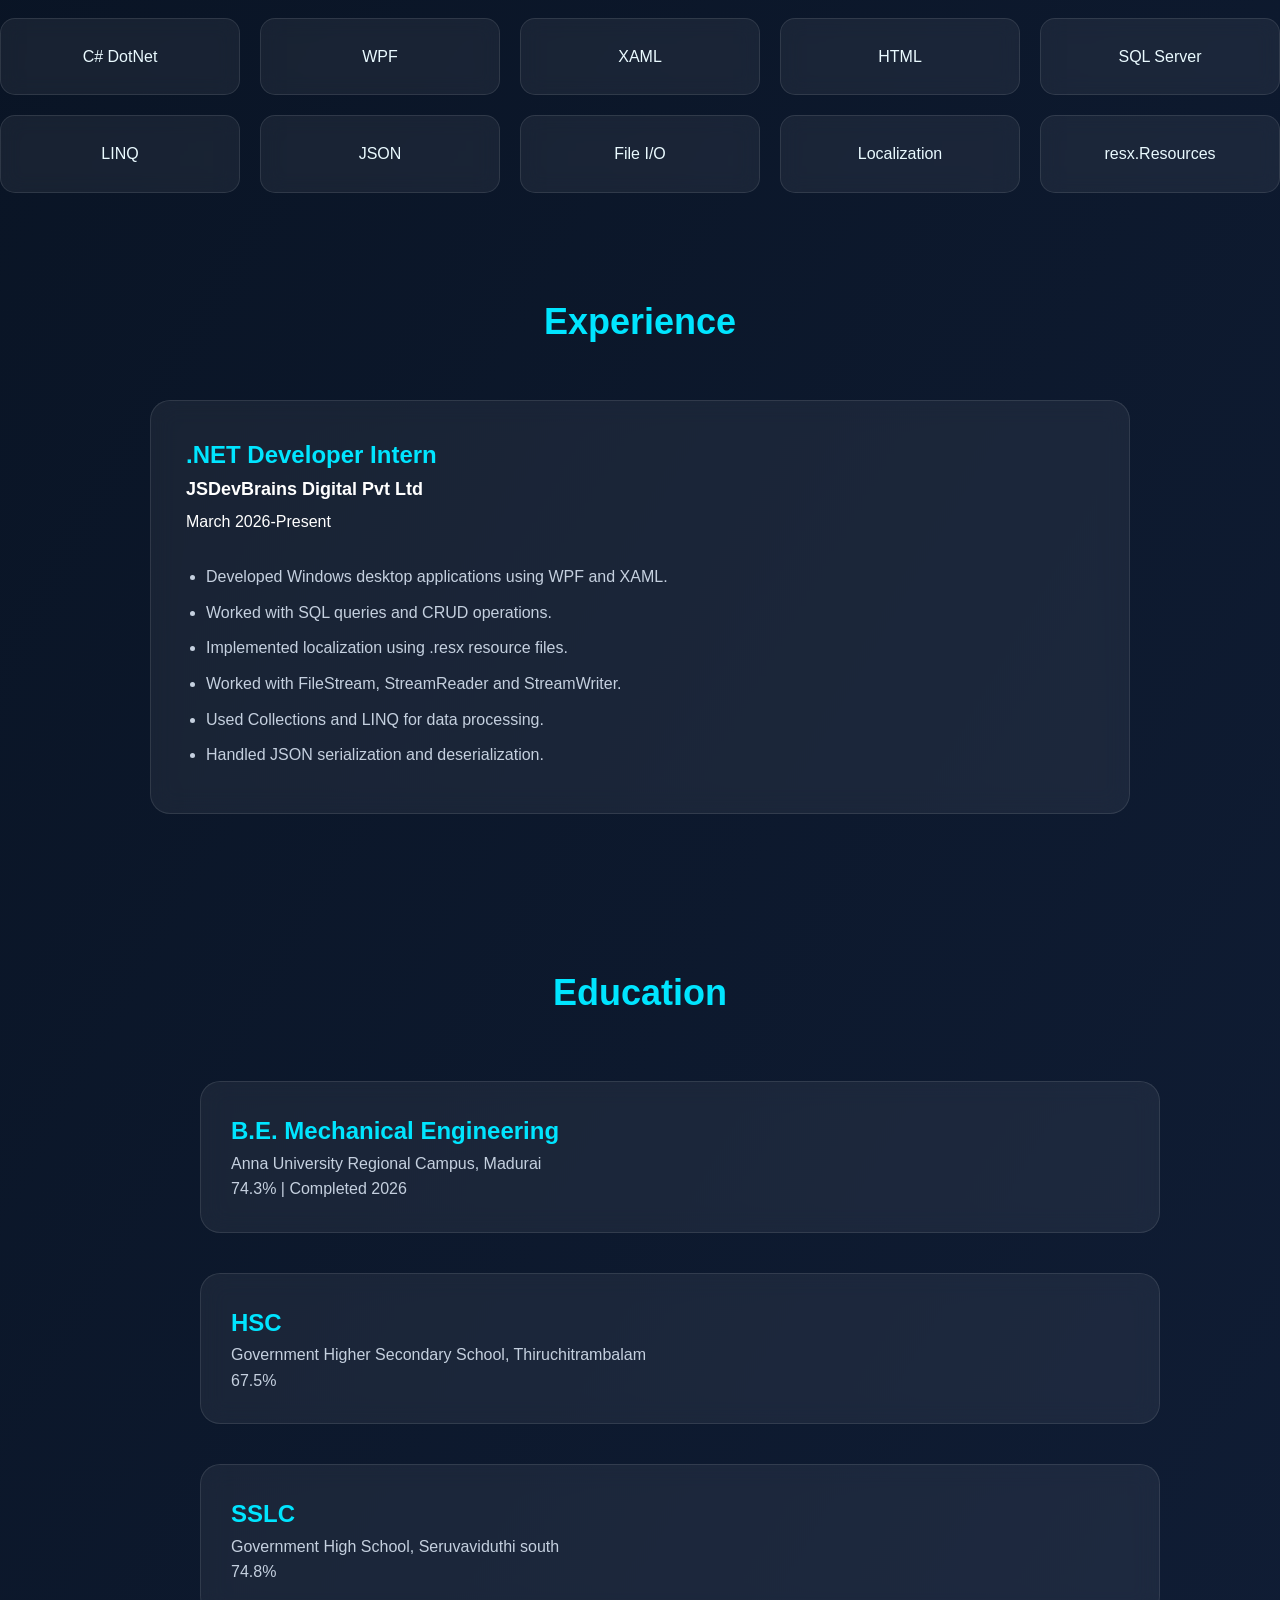
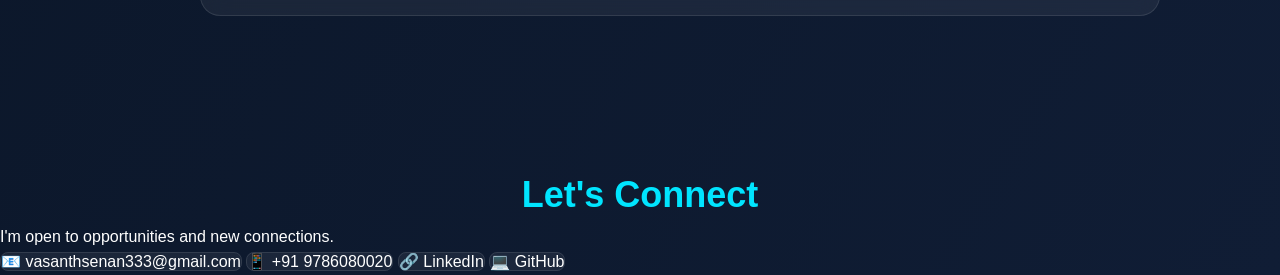
<file: Web-Development-Fundamentals/HTML-CSS-BS5/Portfolio/index.html>
<!DOCTYPE html>
<html lang="en">
<head>
  <meta charset="UTF-8">
  <meta name="viewport" content="width=device-width, initial-scale=1.0">
  <title>Vasanthasenan|DotNet Developer</title>
  <link rel="stylesheet" href="Style.css">
</head>

<body>
  <header>
<nav class="navbar">
  <div class="logo">
    Vasanthasenan R
  </div>
  <div class="navlinks">
    <a>Home</a>
   <a>About</a>
    <a>Skills</a>
     <a>Experience</a>
      <a>Education</a>
      <a>Contact</a>
  </div>
</nav>
  </header>
  <section id="Home" class="Home">
    <div class="homecontent">
      <p class="welcome"> WELCOME TO MY PORTFOLIO </p>
      <h1>Hi, I'm <span>Vasanthasenan</span></h1>
      <h2>.NET Developer(Fresher)</h2>
      <p>WPF & C# Specialist with hands-on experience in desktop application development</p>
    </div>
    <div class="button">
      <a>View My Skills</a>
      <a>Contact Me</a>
    </div>
  </section>
  <section class="about">
    <div class="abt">
      <h1>About</h1>
      <p>I am a fresher .NET Developer with hands-on internship experience in desktop application development using the .NET ecosystem.</p>
      <p>I have experience working with WPF, XAML, C#, SQL, HTML basics, file handling, collections, LINQ, localization and JSON data.</p>
    </div>
  </section>
   <div class="heading">
    <h1>Technical Skills</h1>
   </div>
  <section id="Skills" class="section">
    <div class="skill-Card">C# DotNet</div>
    <div class="skill-Card">WPF</div>
    <div class="skill-Card">XAML</div>
    <div class="skill-Card">HTML</div>
    <div class="skill-Card">SQL Server</div>
    <div class="skill-Card">LINQ</div>
    <div class="skill-Card">JSON</div>
    <div class="skill-Card">File I/O</div>
    <div class="skill-Card">Localization</div>
    <div class="skill-Card">resx.Resources</div>
  </section>
  <div class="heading2">
    <h1>Experience</h1>
   </div>
   <section class="experience">
    <div class="exp">
      <h2>.NET Developer Intern</h3>
      <h4>JSDevBrains Digital Pvt Ltd</h2>
      <p>March 2026-Present</p>
    </div>
    <div class="list">
      <ul>
        <li>Developed Windows desktop applications using WPF and XAML.</li>
        <li>Worked with SQL queries and CRUD operations.</li>
         <li>Implemented localization using .resx resource files.</li>
        <li>Worked with FileStream, StreamReader and StreamWriter.</li>
       <li>Used Collections and LINQ for data processing.</li>
       <li>Handled JSON serialization and deserialization.</li>
      </ul>
    </div>
   </section>
   <div class="heading3">
    <h1>Education</h1>
   </div>
  <section class="Education">
     <div class="edu">
    <h2>B.E. Mechanical Engineering</h2>
    <p>Anna University Regional Campus, Madurai
    </p>
    <p>74.3% | Completed 2026</p>
   </div>
   <div class="edu">
    <h2>HSC</h2>
    <p>Government Higher Secondary School, Thiruchitrambalam
    </p>
    <p>67.5%</p>
   </div>
     <div class="edu">
    <h2>SSLC</h2>
    <p>Government High School, Seruvaviduthi south
    </p>
    <p>74.8%</p>
   </div>
  </section>
  <div class="heading4">
    <h1>Let's Connect</h1>
   </div>
   <div class="Connect">
    <p>I'm open to opportunities and new connections.</p>
   </div>
   <div class="con">
    <a>📧 vasanthsenan333@gmail.com</a>
     <a>📱 +91 9786080020</a>
    <a>🔗 LinkedIn</a>
    <a>💻 GitHub</a>
   </div>
</body>
</html>
</file>
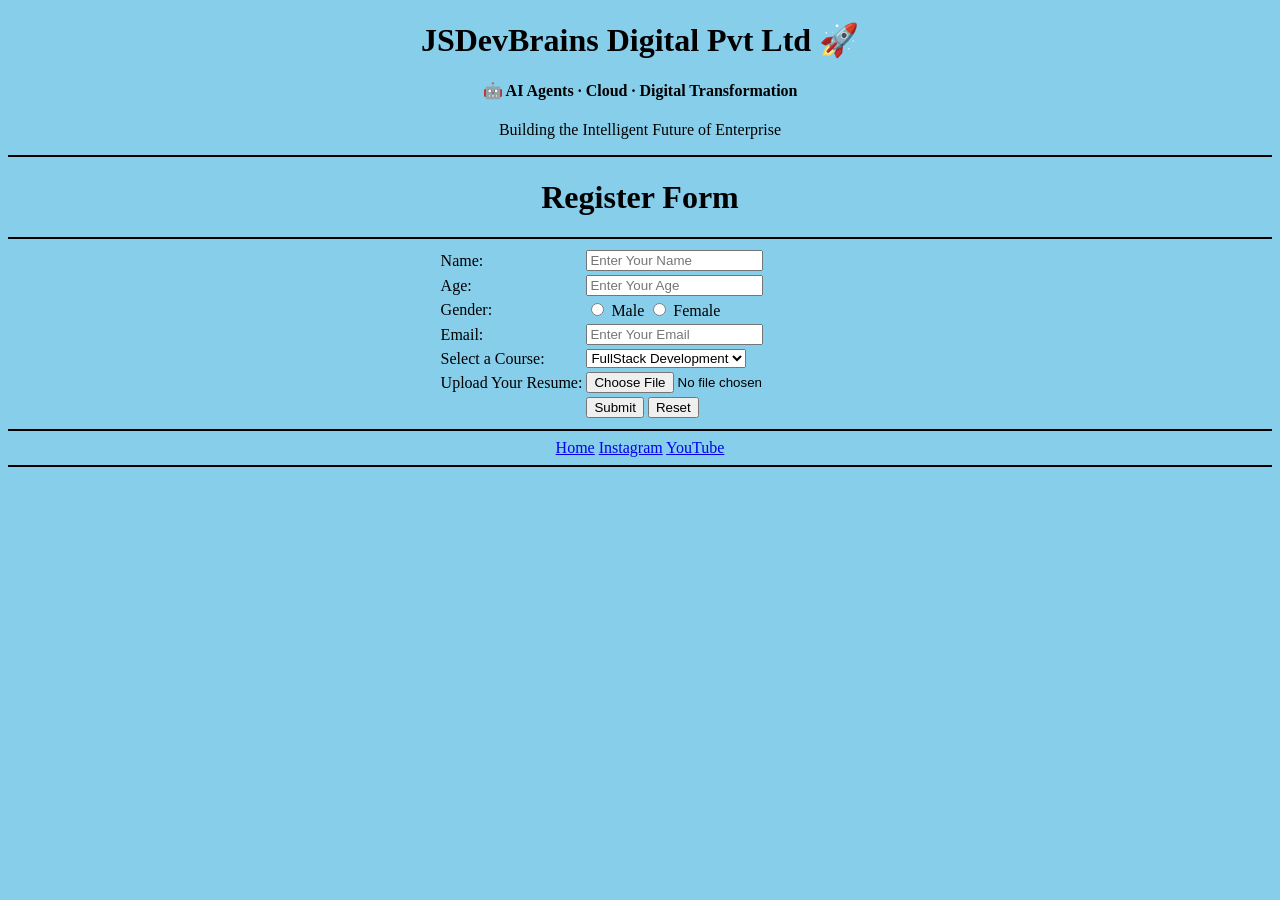
<file: Web-Development-Fundamentals/HTML-CSS-BS5/event-invitation/Register.html>
<!DOCTYPE html>
<html lang="en">
<head>
    <title>Js.Reg</title>
</head>
<body bgcolor="skyblue" style="color: black;">
    <center>
         <h1> JSDevBrains Digital Pvt Ltd 🚀 </h1>
         <h4>🤖 AI Agents · Cloud · Digital Transformation</h4>
         <p>Building the Intelligent Future of Enterprise</p>
         <hr color="black">
   </center>
   <center>  
   <h1>Register Form</h1>
   <form>
              <table>
                <tr>
                    <td> Name: </td> <td><input type="text" placeholder="Enter Your Name"></td>
                </tr>
                  <tr>
                    <td> Age: </td> <td><input type="text" placeholder="Enter Your Age"></td>
                </tr>
                  <tr>
                    <td> Gender: </td> 
                    <td>
                        <input type="radio" name="Gender"> Male
                        <input type="radio" name="Gender"> Female
                     </td>
                     <tr>
                    <td> Email: </td> <td><input type="text" placeholder="Enter Your Email"></td>
                    </tr>
                    <tr>
                        <td>Select a Course:</td> 
                        <td> 
                          <select>
                            <option> FullStack Development </option>
                             <option> JavaPrograming </option>
                              <option> Data Analystics </option>
                          </select>
                        </td>
                    </tr>
                    <tr>
                        <td>Upload Your Resume: </td> <td> <input type="file"> </td>
                    </tr>
                    <tr>
                        <td></td> 
                        <td>
                           <input type="submit">
                             <input type="reset">
                        </td>
                    </tr>
                 <hr color="black">
                </tr>
              </table>
   </form>
  <hr color="black">
  </center>
                <center>
                  <a href="practice.html">Home</a>  <a href="https://www.instagram.com/msdevbuild?utm_source=ig_web_button_share_sheet&stkn=ZDNlZDc0MzIxNw==">Instagram</a> <a href="https://youtu.be/FYErehuSuuw?si=oZu_6COMnJv08UC0">YouTube</a>
               </center>
   <hr color="black">
</body>
</html>
</file>
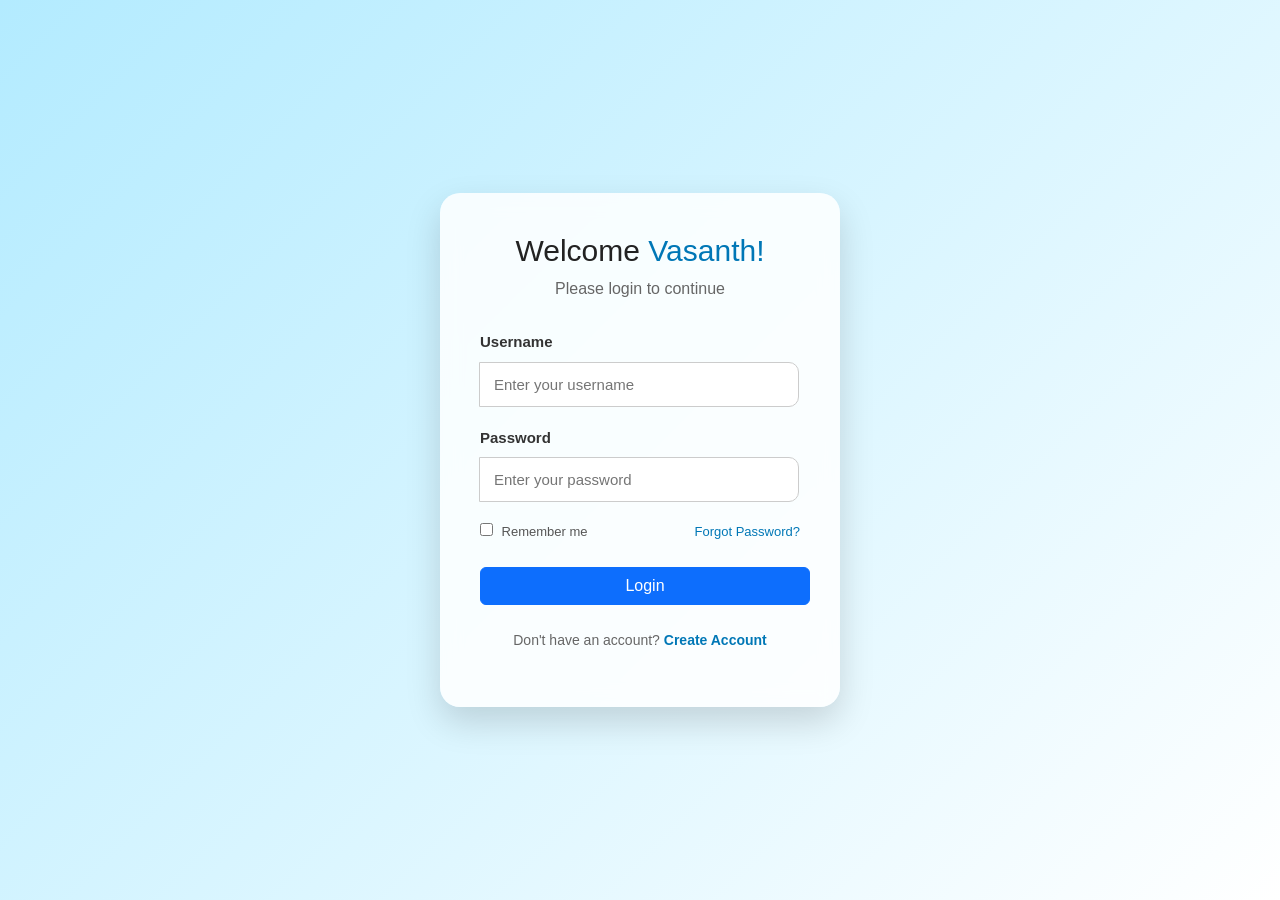
<file: Web-Development-Fundamentals/HTML-CSS-BS5/Portfolio/Asserts/login.html>
<!DOCTYPE html>
<html lang="en">

<head>
    <meta charset="UTF-8">
    <meta name="viewport" content="width=device-width, initial-scale=1.0">

    <title>Login | Vasanth</title>

<link href="https://cdn.jsdelivr.net/npm/bootstrap@5.3.8/dist/css/bootstrap.min.css" rel="stylesheet">

<!-- Latest compiled JavaScript -->
<script src="https://cdn.jsdelivr.net/npm/bootstrap@5.3.8/dist/js/bootstrap.bundle.min.js"></script>
    <link rel="stylesheet" href="Common.css">
</head>

<body>

    <div class="login-container">

        <div class="welcome-text">
            <h1>Welcome <span>Vasanth!</span></h1>
            <p>Please login to continue</p>
        </div>

        <form class="login-form">

            <div class="input-group">
                <label for="username">Username</label>
                <input 
                    type="text" 
                    id="username"
                    placeholder="Enter your username"
                    required>
            </div>

            <div class="input-group">
                <label for="password">Password</label>
                <input 
                    type="password" 
                    id="password"
                    placeholder="Enter your password"
                    required>
            </div>

            <div class="options">
                <label>
                    <input type="checkbox">
                    Remember me
                </label>

                <a href="#">Forgot Password?</a>
            </div>
         <button type="button" class="btn btn-primary">Login</button>
        </form>

        <p class="signup-text">
            Don't have an account?
            <a href="#">Create Account</a>
        </p>

    </div>

</body>
</html>
</file>
<file: Web-Development-Fundamentals/Effective-Calc-JavaScript/style.css>
* {
    box-sizing: border-box;
}

body {
    min-height: 100vh;

    display: flex;
    align-items: center;
    justify-content: center;

    margin: 0;

    font-family: Arial, sans-serif;

    background:
        radial-gradient(circle at 20% 20%, #4c1d95, transparent 35%),
        radial-gradient(circle at 80% 80%, #0369a1, transparent 35%),
        #020617;

    overflow: hidden;
}


/* Animated background */

body::before {
    content: "";

    position: fixed;

    width: 450px;
    height: 450px;

    border-radius: 50%;

    background: #7c3aed;

    filter: blur(120px);

    opacity: 0.35;

    animation: floatingGlow 6s ease-in-out infinite;
}


@keyframes floatingGlow {

    0% {
        transform: translate(-100px, -50px);
    }

    50% {
        transform: translate(100px, 80px);
    }

    100% {
        transform: translate(-100px, -50px);
    }
}


/* Bootstrap container */

.container {
    width: 100%;

    display: flex;
    justify-content: center;

    position: relative;
    z-index: 2;
}


/* Calculator */

.calculator {

    width: 360px;

    padding: 28px;

    border-radius: 30px;

    background: rgba(15, 23, 42, 0.72);

    backdrop-filter: blur(25px);

    -webkit-backdrop-filter: blur(25px);

    border: 1px solid rgba(255, 255, 255, 0.15);

    box-shadow:
        0 25px 60px rgba(0, 0, 0, 0.5),
        inset 0 1px 1px rgba(255, 255, 255, 0.1);

    animation: calculatorShow 0.8s cubic-bezier(.17,.67,.3,1.3);

    position: relative;
}


/* Neon border */

.calculator::before {

    content: "";

    position: absolute;

    inset: -2px;

    border-radius: 32px;

    background: linear-gradient(
        120deg,
        #7c3aed,
        #06b6d4,
        #ec4899,
        #7c3aed
    );

    background-size: 300% 300%;

    animation: borderMove 5s linear infinite;

    z-index: -1;

    opacity: 0.8;
}


@keyframes borderMove {

    0% {
        background-position: 0% 50%;
    }

    50% {
        background-position: 100% 50%;
    }

    100% {
        background-position: 0% 50%;
    }
}


/* Calculator entrance */

@keyframes calculatorShow {

    from {
        opacity: 0;

        transform:
            translateY(60px)
            scale(0.8)
            rotateX(10deg);
    }

    to {
        opacity: 1;

        transform:
            translateY(0)
            scale(1)
            rotateX(0);
    }
}


/* Title */

.calculator-title {

    text-align: center;

    color: white;

    font-size: 24px;

    font-weight: 700;

    letter-spacing: 2px;

    margin-bottom: 22px;

    text-shadow:
        0 0 10px #8b5cf6,
        0 0 25px #8b5cf6;

    animation: titleGlow 2s ease-in-out infinite alternate;
}


@keyframes titleGlow {

    from {
        text-shadow:
            0 0 8px #8b5cf6;
    }

    to {
        text-shadow:
            0 0 12px #8b5cf6,
            0 0 30px #c084fc;
    }
}


/* Display */

#display {

    height: 75px;

    border-radius: 18px;

    border: 1px solid rgba(255,255,255,0.15);

    background: rgba(2, 6, 23, 0.8);

    color: #67e8f9;

    font-size: 32px;

    font-weight: bold;

    text-align: right;

    padding: 10px 18px;

    box-shadow:
        inset 0 0 20px rgba(6,182,212,0.15),
        0 0 15px rgba(6,182,212,0.15);

    transition: 0.3s;
}


#display:focus {

    outline: none;

    border-color: #22d3ee;

    box-shadow:
        inset 0 0 20px rgba(6,182,212,0.2),
        0 0 25px rgba(6,182,212,0.4);
}


/* Buttons */

.btn {

    height: 60px;

    border: none;

    border-radius: 17px;

    font-size: 21px;

    font-weight: 700;

    transition:
        transform 0.15s ease,
        box-shadow 0.2s ease,
        background 0.2s ease;

    position: relative;

    overflow: hidden;
}


/* Number buttons */

.btn-number {

    color: white;

    background:
        rgba(255,255,255,0.08);

    border: 1px solid rgba(255,255,255,0.08);

    box-shadow:
        inset 0 1px rgba(255,255,255,0.08);
}


.btn-number:hover {

    color: white;

    background:
        rgba(255,255,255,0.17);

    transform: translateY(-4px);

    box-shadow:
        0 8px 20px rgba(0,0,0,0.3),
        0 0 15px rgba(255,255,255,0.1);
}


/* Operators */

.btn-operator {

    color: white;

    background:
        linear-gradient(
            135deg,
            #7c3aed,
            #c026d3
        );

    box-shadow:
        0 5px 15px rgba(124,58,237,0.4);
}


.btn-operator:hover {

    color: white;

    transform: translateY(-4px) scale(1.03);

    box-shadow:
        0 8px 25px rgba(192,38,211,0.6),
        0 0 20px rgba(168,85,247,0.5);
}


/* Clear */

.btn-clear {

    color: white;

    background:
        linear-gradient(
            135deg,
            #ef4444,
            #e11d48
        );

    box-shadow:
        0 5px 15px rgba(239,68,68,0.35);
}


.btn-clear:hover {

    color: white;

    transform: translateY(-4px);

    box-shadow:
        0 8px 25px rgba(239,68,68,0.55);
}


/* Equal */

.btn-equal {

    height: 65px;

    margin-top: 5px;

    color: white;

    font-size: 27px;

    background:
        linear-gradient(
            90deg,
            #06b6d4,
            #2563eb,
            #7c3aed,
            #06b6d4
        );

    background-size: 300% 100%;

    box-shadow:
        0 8px 25px rgba(37,99,235,0.4);

    animation:
        equalGradient 4s linear infinite;
}


@keyframes equalGradient {

    0% {
        background-position: 0% 50%;
    }

    100% {
        background-position: 300% 50%;
    }
}


.btn-equal:hover {

    color: white;

    transform: translateY(-4px) scale(1.02);

    box-shadow:
        0 10px 30px rgba(6,182,212,0.6),
        0 0 25px rgba(124,58,237,0.4);
}


/* Button click */

.btn:active {

    transform: scale(0.90) !important;

    transition: 0.05s;
}


/* Mobile */

@media (max-width: 400px) {

    .calculator {

        width: 92%;

        padding: 22px;
    }

    #display {

        font-size: 27px;
    }

    .btn {

        height: 55px;

        font-size: 19px;
    }
}
</file>
<file: Web-Development-Fundamentals/HTML-CSS-BS5/MyPortfolio/style.css>
/* =========================================================
   GLOBAL
========================================================= */

* {
    margin: 0;
    padding: 0;
    box-sizing: border-box;
    scroll-behavior: smooth;
}

:root {
    --bg: #080b16;
    --card: rgba(255, 255, 255, 0.06);
    --border: rgba(255, 255, 255, 0.12);

    --white: #ffffff;
    --text: #c7cad8;
    --muted: #8f94a8;

    --purple: #9b5cff;
    --blue: #3d8bff;
    --cyan: #00d9ff;
    --pink: #ff4fd8;
}

body {
    font-family: "Inter", sans-serif;
    background: var(--bg);
    color: var(--white);
    overflow-x: hidden;
}

a {
    text-decoration: none;
    color: inherit;
}

::selection {
    background: var(--purple);
    color: white;
}


/* =========================================================
   BACKGROUND
========================================================= */

.background {
    position: fixed;
    inset: 0;
    overflow: hidden;
    z-index: -10;
    pointer-events: none;
}

.blob {
    position: absolute;
    width: 450px;
    height: 450px;
    border-radius: 50%;
    filter: blur(100px);
    opacity: 0.18;
    animation: floatBlob 10s infinite alternate ease-in-out;
}

.blob-one {
    background: var(--purple);
    top: -150px;
    left: -150px;
}

.blob-two {
    background: var(--blue);
    right: -150px;
    top: 35%;
    animation-delay: 2s;
}

.blob-three {
    background: var(--pink);
    bottom: -200px;
    left: 35%;
    animation-delay: 4s;
}

@keyframes floatBlob {

    0% {
        transform: translate(0, 0) scale(1);
    }

    100% {
        transform: translate(80px, -50px) scale(1.2);
    }
}


/* =========================================================
   NAVBAR
========================================================= */

.navbar {
    width: 90%;
    max-width: 1200px;

    position: fixed;
    top: 20px;
    left: 50%;
    transform: translateX(-50%);

    display: flex;
    align-items: center;
    justify-content: space-between;

    padding: 17px 25px;

    background: rgba(10, 13, 27, 0.72);
    backdrop-filter: blur(20px);

    border: 1px solid var(--border);
    border-radius: 18px;

    z-index: 100;

    animation: navbarDrop 0.8s ease;
}

.logo {
    font-size: 22px;
    font-weight: 800;
    letter-spacing: -1px;
}

.logo span {
    color: var(--cyan);
}

.navbar nav {
    display: flex;
    gap: 28px;
}

.navbar nav a {
    color: var(--text);
    font-size: 14px;
    font-weight: 500;
    transition: 0.3s;
}

.navbar nav a:hover {
    color: var(--cyan);
}

@keyframes navbarDrop {

    from {
        opacity: 0;
        transform: translate(-50%, -30px);
    }

    to {
        opacity: 1;
        transform: translate(-50%, 0);
    }
}


/* =========================================================
   HERO
========================================================= */

.hero {
    min-height: 100vh;
    max-width: 1200px;

    margin: auto;
    padding: 150px 30px 80px;

    display: grid;
    grid-template-columns: 1.15fr 0.85fr;
    align-items: center;
    gap: 70px;
}

.hello {
    color: var(--cyan);
    font-size: 14px;
    font-weight: 700;
    letter-spacing: 4px;
    margin-bottom: 15px;

    animation: fadeUp 0.8s ease;
}

.hero h1 {
    font-family: "Poppins", sans-serif;
    font-size: clamp(48px, 7vw, 82px);
    line-height: 1.05;
    letter-spacing: -4px;

    animation: fadeUp 0.9s ease;
}

.hero h1 span {
    background: linear-gradient(
        90deg,
        var(--purple),
        var(--cyan),
        var(--pink)
    );

    -webkit-background-clip: text;
    color: transparent;
}

.hero h2 {
    margin-top: 15px;
    font-size: 28px;
    color: var(--text);

    animation: fadeUp 1s ease;
}

.typing {
    position: relative;
}

.typing::after {
    content: "";
    display: inline-block;
    width: 3px;
    height: 28px;
    background: var(--cyan);
    margin-left: 8px;

    animation: blink 0.8s infinite;
}

@keyframes blink {
    50% {
        opacity: 0;
    }
}

.hero-description {
    max-width: 620px;

    color: var(--muted);
    line-height: 1.8;
    margin-top: 25px;

    animation: fadeUp 1.1s ease;
}

.hero-buttons {
    display: flex;
    gap: 15px;
    margin-top: 35px;

    animation: fadeUp 1.2s ease;
}

.btn {
    display: inline-flex;
    align-items: center;
    justify-content: center;

    padding: 14px 25px;

    border-radius: 10px;

    font-weight: 600;
    font-size: 14px;

    transition: 0.35s;
}

.primary-btn {
    background: linear-gradient(
        100deg,
        var(--purple),
        var(--blue)
    );

    box-shadow: 0 10px 35px rgba(110, 70, 255, 0.25);
}

.primary-btn:hover {
    transform: translateY(-4px);
    box-shadow: 0 15px 45px rgba(110, 70, 255, 0.45);
}

.secondary-btn {
    border: 1px solid var(--border);
    background: var(--card);
}

.secondary-btn:hover {
    border-color: var(--cyan);
    color: var(--cyan);
    transform: translateY(-4px);
}

.social-links {
    display: flex;
    gap: 25px;
    margin-top: 28px;

    color: var(--muted);

    animation: fadeUp 1.3s ease;
}

.social-links a {
    transition: 0.3s;
}

.social-links a:hover {
    color: var(--cyan);
    transform: translateY(-2px);
}


/* =========================================================
   HERO CODE CARD
========================================================= */

.hero-card {
    position: relative;
    display: flex;
    justify-content: center;
    align-items: center;

    animation: cardFloat 4s infinite ease-in-out;
}

.profile-circle {
    position: absolute;

    width: 130px;
    height: 130px;

    border-radius: 50%;

    display: flex;
    align-items: center;
    justify-content: center;

    font-family: "Poppins", sans-serif;
    font-size: 40px;
    font-weight: 800;

    background: linear-gradient(
        135deg,
        var(--purple),
        var(--cyan)
    );

    box-shadow:
        0 0 70px rgba(0, 217, 255, 0.25),
        0 0 120px rgba(155, 92, 255, 0.2);

    top: -85px;
    right: -10px;

    z-index: 2;
}

.code-card {
    width: 100%;
    max-width: 500px;

    background: rgba(15, 18, 35, 0.85);

    border: 1px solid var(--border);
    border-radius: 20px;

    overflow: hidden;

    box-shadow: 0 30px 100px rgba(0, 0, 0, 0.4);

    backdrop-filter: blur(20px);
}

.code-top {
    height: 45px;

    display: flex;
    align-items: center;
    gap: 8px;

    padding-left: 18px;

    border-bottom: 1px solid var(--border);
}

.code-top span {
    width: 10px;
    height: 10px;
    border-radius: 50%;
    background: #555;
}

.code-top span:first-child {
    background: #ff5f57;
}

.code-top span:nth-child(2) {
    background: #ffbd2e;
}

.code-top span:nth-child(3) {
    background: #28c840;
}

.code-card pre {
    padding: 35px;

    font-family: "Courier New", monospace;

    font-size: 14px;
    line-height: 1.9;

    color: #d7dcf2;
}

.purple {
    color: #d889ff;
}

.blue {
    color: #65b7ff;
}

.green {
    color: #7ff0a5;
}

@keyframes cardFloat {

    0%, 100% {
        transform: translateY(0);
    }

    50% {
        transform: translateY(-15px);
    }
}


/* =========================================================
   SECTIONS
========================================================= */

.section {
    max-width: 1200px;
    margin: auto;
    padding: 110px 30px;
}

.section-title {
    text-align: center;
    margin-bottom: 60px;
}

.section-title p {
    color: var(--cyan);
    font-size: 12px;
    font-weight: 700;
    letter-spacing: 4px;
    margin-bottom: 12px;
}

.section-title h2 {
    font-family: "Poppins", sans-serif;
    font-size: 45px;
}

.section-title h2 span {
    color: var(--purple);
}


/* =========================================================
   ABOUT
========================================================= */

.about-container {
    display: grid;
    grid-template-columns: 1fr 1fr;
    gap: 70px;
    align-items: center;
}

.about-text h3 {
    font-family: "Poppins", sans-serif;
    font-size: 32px;
    line-height: 1.3;
    margin-bottom: 25px;
}

.about-text h3 span {
    color: var(--cyan);
}

.about-text p {
    color: var(--muted);
    line-height: 1.9;
    margin-bottom: 18px;
}

.about-stats {
    display: grid;
    grid-template-columns: 1fr 1fr;
    gap: 20px;
}

.stat-card {
    padding: 35px 25px;

    background: var(--card);
    border: 1px solid var(--border);
    border-radius: 18px;

    text-align: center;

    backdrop-filter: blur(15px);

    transition: 0.4s;
}

.stat-card:hover {
    transform: translateY(-8px);
    border-color: var(--purple);

    box-shadow:
        0 15px 50px rgba(155, 92, 255, 0.12);
}

.stat-card h3 {
    font-family: "Poppins", sans-serif;
    font-size: 34px;

    background: linear-gradient(
        90deg,
        var(--purple),
        var(--cyan)
    );

    -webkit-background-clip: text;
    color: transparent;
}

.stat-card p {
    color: var(--muted);
    margin-top: 5px;
    font-size: 13px;
}


/* =========================================================
   SKILLS
========================================================= */

.skills-section {
    max-width: 1300px;
}

.skills-grid {
    display: grid;
    grid-template-columns: repeat(4, 1fr);
    gap: 20px;
}

.skill-card {
    position: relative;

    padding: 30px 25px;

    background: linear-gradient(
        145deg,
        rgba(255,255,255,0.07),
        rgba(255,255,255,0.025)
    );

    border: 1px solid var(--border);
    border-radius: 18px;

    overflow: hidden;

    transition: 0.4s;
}

.skill-card::before {
    content: "";

    position: absolute;

    width: 100px;
    height: 100px;

    background: var(--purple);

    border-radius: 50%;

    filter: blur(60px);

    opacity: 0;

    right: -30px;
    top: -30px;

    transition: 0.4s;
}

.skill-card:hover {
    transform: translateY(-10px);
    border-color: rgba(155, 92, 255, 0.6);
}

.skill-card:hover::before {
    opacity: 0.5;
}

.skill-icon {
    width: 55px;
    height: 55px;

    display: flex;
    align-items: center;
    justify-content: center;

    border-radius: 14px;

    background: linear-gradient(
        135deg,
        rgba(155,92,255,0.25),
        rgba(0,217,255,0.15)
    );

    border: 1px solid rgba(255,255,255,0.1);

    color: var(--cyan);

    font-weight: 800;

    margin-bottom: 20px;
}

.skill-card h3 {
    font-size: 18px;
    margin-bottom: 10px;
}

.skill-card p {
    color: var(--muted);
    line-height: 1.7;
    font-size: 13px;
}

.skill-tags {
    display: flex;
    flex-wrap: wrap;
    justify-content: center;

    gap: 10px;

    margin-top: 45px;
}

.skill-tags span {
    padding: 9px 16px;

    border-radius: 50px;

    background: rgba(255,255,255,0.04);

    border: 1px solid var(--border);

    color: var(--text);

    font-size: 12px;

    transition: 0.3s;
}

.skill-tags span:hover {
    border-color: var(--cyan);
    color: var(--cyan);
    transform: translateY(-3px);
}


/* =========================================================
   EXPERIENCE
========================================================= */

.timeline {
    position: relative;
    max-width: 1000px;
    margin: auto;
}

.timeline-line {
    position: absolute;

    width: 2px;

    left: 20px;
    top: 0;
    bottom: 0;

    background: linear-gradient(
        var(--purple),
        var(--cyan),
        transparent
    );
}

.timeline-item {
    position: relative;
    padding-left: 70px;
}

.timeline-dot {
    position: absolute;

    left: 11px;
    top: 25px;

    width: 20px;
    height: 20px;

    border-radius: 50%;

    background: var(--cyan);

    box-shadow:
        0 0 0 6px rgba(0,217,255,0.12),
        0 0 30px var(--cyan);
}

.experience-card {
    padding: 40px;

    background: var(--card);

    border: 1px solid var(--border);

    border-radius: 22px;

    backdrop-filter: blur(20px);

    transition: 0.4s;
}

.experience-card:hover {
    border-color: rgba(0,217,255,0.45);
    transform: translateX(5px);
}

.experience-header {
    display: flex;
    justify-content: space-between;
    gap: 20px;
}

.experience-label {
    color: var(--cyan);
    font-size: 11px;
    letter-spacing: 2px;
    font-weight: 700;
}

.experience-header h3 {
    font-family: "Poppins", sans-serif;
    font-size: 27px;
    margin: 8px 0;
}

.experience-header h4 {
    color: var(--purple);
    font-size: 15px;
}

.date {
    color: var(--muted);
    font-size: 13px;
    white-space: nowrap;
}

.experience-intro {
    color: var(--muted);
    line-height: 1.8;
    margin: 30px 0;
}

.contributions {
    border-top: 1px solid var(--border);
    padding-top: 25px;
}

.contributions h4 {
    margin-bottom: 15px;
}

.contributions ul {
    list-style: none;
}

.contributions li {
    color: var(--muted);
    line-height: 1.7;
    margin-bottom: 10px;
    padding-left: 22px;
    position: relative;
}

.contributions li::before {
    content: "→";

    position: absolute;
    left: 0;

    color: var(--cyan);
}


/* =========================================================
   EDUCATION
========================================================= */

.education-grid {
    display: grid;
    grid-template-columns: repeat(3, 1fr);
    gap: 20px;
}

.education-card {
    position: relative;

    padding: 35px;

    background: var(--card);

    border: 1px solid var(--border);

    border-radius: 20px;

    overflow: hidden;

    transition: 0.4s;
}

.education-card:hover {
    transform: translateY(-8px);
    border-color: var(--purple);
}

.education-card.featured {
    background:
        linear-gradient(
            145deg,
            rgba(155,92,255,0.14),
            rgba(0,217,255,0.04)
        );

    border-color: rgba(155,92,255,0.4);
}

.education-number {
    position: absolute;

    right: 20px;
    top: 15px;

    font-size: 60px;

    font-weight: 800;

    color: rgba(255,255,255,0.04);
}

.education-level {
    color: var(--cyan);
    font-size: 11px;
    letter-spacing: 2px;
    font-weight: 700;
}

.education-card h3 {
    font-family: "Poppins", sans-serif;
    font-size: 21px;
    margin: 15px 0;
}

.education-card p {
    color: var(--muted);
    line-height: 1.7;
    min-height: 50px;
}

.education-card strong {
    display: block;

    margin-top: 25px;

    font-size: 28px;

    color: var(--purple);
}


/* =========================================================
   CONTACT
========================================================= */

.contact-container {
    display: grid;
    grid-template-columns: 1fr 0.8fr;
    gap: 60px;
    align-items: center;
}

.contact-content h3 {
    font-family: "Poppins", sans-serif;
    font-size: 34px;
    margin-bottom: 18px;
}

.contact-content > p {
    color: var(--muted);
    line-height: 1.8;
    max-width: 600px;
}

.contact-info {
    margin-top: 35px;

    display: grid;
    gap: 15px;
}

.contact-info a {
    display: flex;
    align-items: center;
    gap: 15px;

    padding: 15px;

    border-radius: 13px;

    background: rgba(255,255,255,0.035);

    border: 1px solid transparent;

    transition: 0.3s;
}

.contact-info a:hover {
    border-color: var(--border);
    transform: translateX(7px);
}

.contact-icon {
    width: 42px;
    height: 42px;

    display: flex;
    align-items: center;
    justify-content: center;

    border-radius: 10px;

    background: rgba(155,92,255,0.15);

    color: var(--cyan);

    font-weight: 700;
}

.contact-info small {
    display: block;

    color: var(--muted);

    font-size: 11px;

    margin-bottom: 4px;
}

.contact-info strong {
    font-size: 13px;
}


.contact-box {
    position: relative;

    padding: 55px 40px;

    border-radius: 25px;

    background:
        linear-gradient(
            145deg,
            rgba(155,92,255,0.14),
            rgba(0,217,255,0.06)
        );

    border: 1px solid rgba(155,92,255,0.25);

    overflow: hidden;
}

.contact-glow {
    position: absolute;

    width: 200px;
    height: 200px;

    background: var(--purple);

    border-radius: 50%;

    filter: blur(100px);

    opacity: 0.15;

    right: -70px;
    top: -70px;
}

.contact-box span {
    color: var(--cyan);

    font-size: 11px;

    font-weight: 700;

    letter-spacing: 3px;
}

.contact-box h3 {
    position: relative;

    font-family: "Poppins", sans-serif;

    font-size: 30px;

    line-height: 1.3;

    margin: 15px 0;
}

.contact-box p {
    color: var(--muted);
    margin-bottom: 30px;
}


/* =========================================================
   FOOTER
========================================================= */

footer {
    text-align: center;

    padding: 50px 20px;

    border-top: 1px solid var(--border);

    color: var(--muted);
}

.footer-logo {
    color: white;

    font-size: 22px;

    font-weight: 800;

    margin-bottom: 12px;
}

.footer-logo::first-letter {
    color: var(--cyan);
}

footer p {
    font-size: 13px;
}

.copyright {
    margin-top: 10px;
    color: #606579;
}


/* =========================================================
   ANIMATIONS
========================================================= */

@keyframes fadeUp {

    from {
        opacity: 0;
        transform: translateY(30px);
    }

    to {
        opacity: 1;
        transform: translateY(0);
    }
}


/* =========================================================
   RESPONSIVE
========================================================= */

@media (max-width: 1000px) {

    .hero {
        grid-template-columns: 1fr;
        text-align: center;
    }

    .hero-description {
        margin-left: auto;
        margin-right: auto;
    }

    .hero-buttons,
    .social-links {
        justify-content: center;
    }

    .hero-card {
        max-width: 600px;
        margin: 80px auto 0;
    }

    .skills-grid {
        grid-template-columns: repeat(2, 1fr);
    }

    .about-container,
    .contact-container {
        grid-template-columns: 1fr;
    }

    .education-grid {
        grid-template-columns: 1fr;
    }

}


@media (max-width: 700px) {

    .navbar {
        width: 94%;
    }

    .navbar nav {
        display: none;
    }

    .hero {
        padding-top: 130px;
    }

    .hero h1 {
        font-size: 48px;
        letter-spacing: -2px;
    }

    .hero h2 {
        font-size: 23px;
    }

    .hero-buttons {
        flex-direction: column;
    }

    .btn {
        width: 100%;
    }

    .profile-circle {
        width: 90px;
        height: 90px;
        font-size: 28px;
        top: -55px;
        right: 5px;
    }

    .code-card pre {
        padding: 20px;
        font-size: 11px;
    }

    .section {
        padding: 80px 20px;
    }

    .section-title h2 {
        font-size: 35px;
    }

    .skills-grid {
        grid-template-columns: 1fr;
    }

    .about-stats {
        grid-template-columns: 1fr 1fr;
    }

    .experience-card {
        padding: 25px;
    }

    .experience-header {
        flex-direction: column;
    }

    .date {
        white-space: normal;
    }

    .timeline-item {
        padding-left: 50px;
    }

    .timeline-line {
        left: 10px;
    }

    .timeline-dot {
        left: 1px;
    }

    .contact-box {
        padding: 40px 25px;
    }

}


@media (max-width: 450px) {

    .about-stats {
        grid-template-columns: 1fr;
    }

    .social-links {
        flex-wrap: wrap;
    }

    .hero h1 {
        font-size: 42px;
    }

}
</file>
<file: Web-Development-Fundamentals/HTML-CSS-BS5/perfume-design/style.css>
*{
    margin: 0;
    padding: 0;
}
nav
{
    background-color: black;
    color: white;
    padding: 15px;
      
}

 h1,ul,li{display: inline; color: white;}
 ul{margin-left: 60%;}
 li{color: gray; cursor: pointer;}
 li:hover{ color: white;}

 input
 {
    width: 80%;
    height: 50px;
    padding: 15px;
 }
 .searchbar
 {
   padding: 50px; text-align: center;
 }
 img{
    width: 220px;
 }
 .box
 {
    border-color: black;
    border-width: 2px;
    border-style: solid;
    display: inline-block;
    width: 220px;
 }
 .Products
 {
    text-align: center;
 }
 .box:hover
 {
background-color:  black; color: white;
 }
.about
{
 text-align: center; margin-top: 10px;
 padding: 20px;
}
 .about h1{color: black;}
 .Contact h4{ color: white;}
 .Contact {
    text-align: center;
    background-color: black;
    color: white; 
 }
</file>
<file: Web-Development-Fundamentals/HTML-CSS-BS5/Portfolio/Style.css>
*{
    margin: 0;
    padding: 0;
    box-sizing: border-box;
}
html{ scroll-behavior: smooth; }

body {
    font-family: Arial, sans-serif;
    color: #ffffff;
   background: linear-gradient(
        120deg,
        #07111f,
        #101d35,
        #071b26,
        #11152b
    );

    background-size: 300% 300%;

    animation: gradientMove 15s ease infinite;

    line-height: 1.6;
}
/* =========================
   BACKGROUND ANIMATION
========================= */

@keyframes gradientMove {

    0% {
        background-position: 0% 50%;
    }

    50% {
        background-position: 100% 50%;
    }

    100% {
        background-position: 0% 50%;
    }
}

header
{
    width: 100%;
    position: fixed;
    top: 0;
    z-index: 1000;
    background: rgba(5, 12, 25, 0.75);
    backdrop-filter: blur(15px);
    border-bottom: 1px solid rgba(255, 255, 255, 0.08);
}
.navbar
{
    display: flex;
    max-width: 1200px;
    margin: auto;
    padding: 18px 30px;
    justify-content: space-between;
    align-items: center;
}
.logo
{
    font-size: 27px;
    font-weight: bold;
    letter-spacing: 1px;
}
.navlinks
{
    display: flex;
    gap: 30px;
}
.navlinks a
{
    color: #ffffff;
    font-size: 15px;
    position: relative;
    transition: 0.3s ease;
}
.navlinks a:hover
{
    color: #00e5ff;
    cursor: pointer;
}
.navlinks a::after{
content: "";
position: absolute;
left: 0;
bottom: -7px;
width: 0;
height: 2px;
background: #00e5ff;
transition: 0.3s ease;
}
.navlinks a:hover::after{ width: 100%;}
.Home {

    min-height: 100vh;

    display: flex;

    justify-content: center;

    align-items: center;

    text-align: center;

    padding: 100px 20px 50px;
    flex-direction: column;
}
.homecontent {
    max-width: 850px;
    display: inline-block;
    margin-bottom: 90px;
}

/* Small heading */

.welcome {

    color: #00e5ff;
display: inline-block;
    font-size: 14px;

    letter-spacing: 4px;

    margin-bottom: 20px;
}


/* Main heading */

.Home h1 {

    font-size: 60px;
display: inline-block;
    line-height: 1.2;

    margin-bottom: 15px;
}

.Home h1 span {
    color: #00e5ff;
}


/* Job title */

.Home h2 {

    font-size: 28px;
display: inline-block;
    font-weight: 500;

    color: #d6e4ff;

    margin-bottom: 20px;
}


/* Description */

.homecontent > p:last-of-type {

    color: #b9c6d9;

    font-size: 18px;
display: inline-block;
    max-width: 650px;

   
}
.button{
width: 100%;
    display: flex;

    justify-content: center;

    gap: 18px;
}
.button a {

    text-decoration: none;

    color: #ffffff;

    padding: 13px 25px;

    border-radius: 30px;

    border: 1px solid #00e5ff;

    transition: 0.3s ease;
}

.button a:first-child {

    background: #00e5ff;

    color: #06101d;

    font-weight: bold;
}

.button a:hover {

    transform: translateY(-4px);
    cursor: pointer;

    box-shadow: 0 10px 25px rgba(0, 229, 255, 0.25);
}
.about{
    max-width: 1100px;
    min-height: 70vh;
    margin: auto;
    padding: 100px 30px;
    
}
.abt h1{
    text-align: center;
    font-size: 38px;
    margin-bottom: 45px;
    color: #00e5ff;
}
.abt p{
    max-width: 850px;
    font-size: 17px;
    color: #d6e4ff;
  text-align: center;
    margin: 0 auto 20px;
    color: #c5d0df;
}
.skill-Card {

    padding: 25px 15px;

    text-align: center;

    border-radius: 15px;

    background: rgba(255, 255, 255, 0.06);

    border: 1px solid rgba(255, 255, 255, 0.1);

    backdrop-filter: blur(10px);

    color: #eafaff;

    transition: 0.3s ease;
}



.skill-Card:hover {

    transform: translateY(-8px);

    border-color: #00e5ff;

    box-shadow:
        0 10px 30px rgba(0, 229, 255, 0.15);
}
.heading{
    text-align: center;
    font-size: 18px;
    color: #00e5ff;
    margin-bottom: 30px;
}
.section
{
     display: grid;

    grid-template-columns:
        repeat(5, 1fr);

    gap: 20px;
}
.heading2{
    text-align: center;
    font-size: 18px;
    color: #00e5ff;
    margin-top: 100px;
}
.experience{
  
    background: rgba(255, 255, 255, 0.06);

    border: 1px solid rgba(255, 255, 255, 0.1);

    border-radius: 20px;

    padding: 35px;

    backdrop-filter: blur(12px);

    transition: 0.3s ease;
    margin: 150px;
    margin-top: 50px;
}
.experience:hover {

    transform: translateY(-5px);

    border-color: rgba(0, 229, 255, 0.5);
}

.experience h4 {

    font-size: 25px;

    margin-bottom: 5px;
}

.experience h4 {

    font-size: 18px;

    margin-bottom: 5px;
}

.experience > p {

    color: #9fb1c8;

    margin-bottom: 20px;
}

.experience ul {

    padding-left: 20px;
margin-top: 30px;
    color: #c5d0df;
}

.experience li {

    margin-bottom: 10px;
}
.exp h2{ color: #00e5ff;;}
.heading3{
    text-align: center;
    font-size: 18px;
    color: #00e5ff;
    margin-bottom: 60px;
}
.edu{
    text-align: left;
     background: rgba(255, 255, 255, 0.06);

    border: 1px solid rgba(255, 255, 255, 0.1);

    border-radius: 20px;
     backdrop-filter: blur(12px);
     width: 75%;

    transition: 0.3s ease;

    margin-left: 200px;
    margin-top: 40px;
    padding: 30px;
}
.edu h2{ color: #00e5ff;}
.edu p{
    color: #c5d0df;
}
.edu:hover {

    transform: translateY(-8px);

    border-color: #00e5ff;

    box-shadow:
        0 10px 30px rgba(0, 229, 255, 0.15);
}
.heading4{
    text-align: center;
    font-size: 18px;
    color: #00e5ff;
    margin-top: 150px;
}
.connect{
    color: #c5d0df;
}
.con a{
  text-align: center;
     background: rgba(255, 255, 255, 0.06);

    border: 1px solid rgba(255, 255, 255, 0.1);

    border-radius: 8px;
     backdrop-filter: blur(12px);   
}
</file>
<file: Web-Development-Fundamentals/HTML-CSS-BS5/Portfolio/Asserts/Common.css>
* {
    margin: 0;
    padding: 0;
 
}

body {
    min-height: 100vh;
    font-family: Arial, sans-serif;

    background: linear-gradient(
        135deg,
        #b3ebff,
        #d8f5ff,
        #ffffff
    );

    display: flex;
    justify-content: center;
    align-items: center;
}




.login-container {
    width: 400px;
    padding: 40px;

    background: rgba(255, 255, 255, 0.85);

    border-radius: 20px;

    box-shadow:
        0 15px 35px rgba(0, 0, 0, 0.15);

    backdrop-filter: blur(10px);
}


/* Welcome Text */

.welcome-text {
    text-align: center;
    margin-bottom: 30px;
}

.welcome-text h1 {
    font-size: 30px;
    color: #222;
    margin-bottom: 8px;
}

.welcome-text span {
    color: #0077b6;
}

.welcome-text p {
    font-size: 16px;
    color: #666;
}


/* Input */

.input-group {
    margin-bottom: 20px;
}

.input-group label {
    display: block;

    font-size: 15px;
    font-weight: bold;

    color: #333;

    margin-bottom: 8px;
}

.input-group input {
    width: 100%;
    height: 45px;

    padding: 0 14px;

    border: 1px solid #ccc;
    border-radius: 10px;

    font-size: 15px;

    outline: none;

    transition: 0.3s;
}


/* Input Focus */

.input-group input:focus {
    border-color: #0077b6;

    box-shadow:
        0 0 0 3px rgba(0, 119, 182, 0.12);
}


/* Remember + Forgot Password */

.options {
    display: flex;
    justify-content: space-between;
    align-items: center;

    font-size: 13px;

    margin-bottom: 25px;
}

.options label {
    color: #555;
}

.options input {
    margin-right: 5px;
}

.options a {
    color: #0077b6;
    text-decoration: none;
}

.options a:hover {
    text-decoration: underline;
}


/* Login Button */

button{
    width: 330px;
}
button:hover{
   transform: translateY(-2px); box-shadow: 0 8px 18px rgba(0, 119, 182, 0.3);
}


/* Sign Up */

.signup-text {
    text-align: center;

    margin-top: 25px;

    font-size: 14px;

    color: #666;
}

.signup-text a {
    color: #0077b6;

    font-weight: bold;

    text-decoration: none;
}

.signup-text a:hover {
    text-decoration: underline;
}


/* Mobile Responsive */

@media (max-width: 500px) {

    .login-container {
        width: 90%;
        padding: 30px 25px;
    }

    .welcome-text h1 {
        font-size: 26px;
    }
}
</file>
